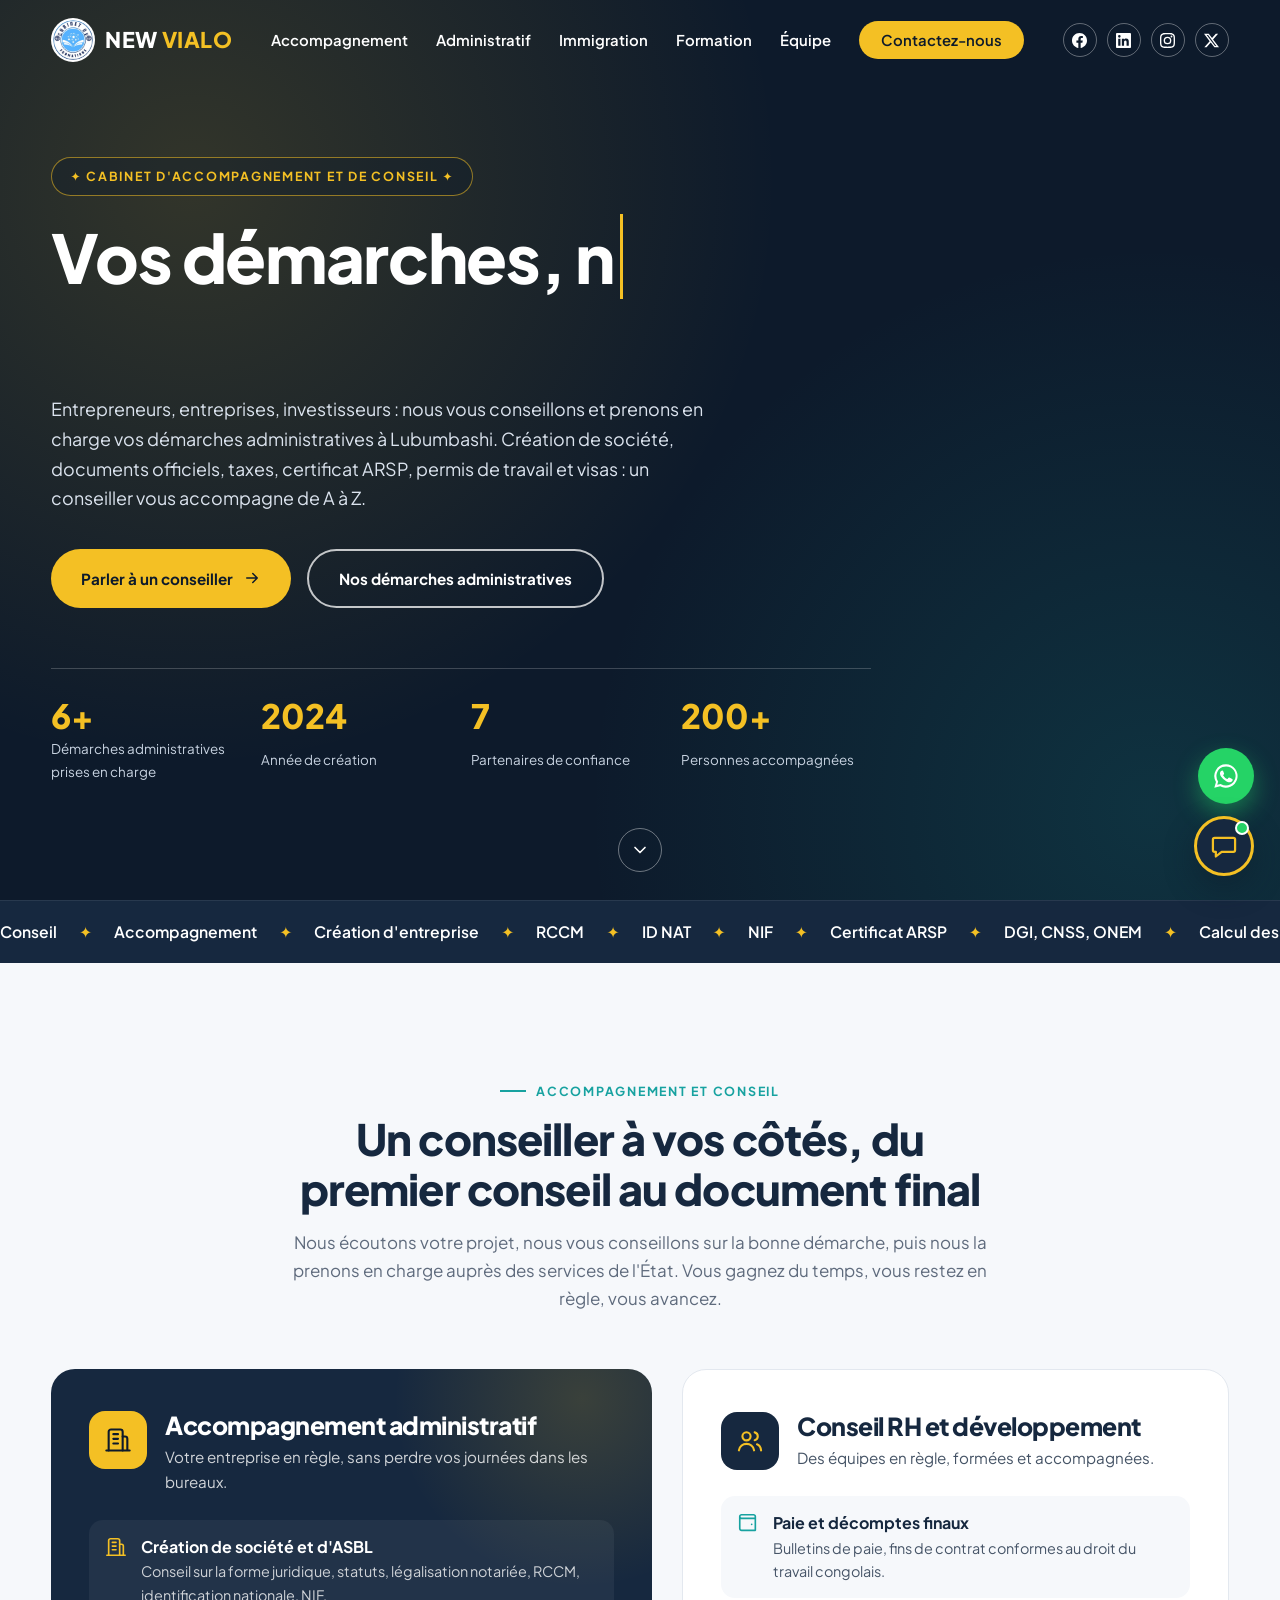
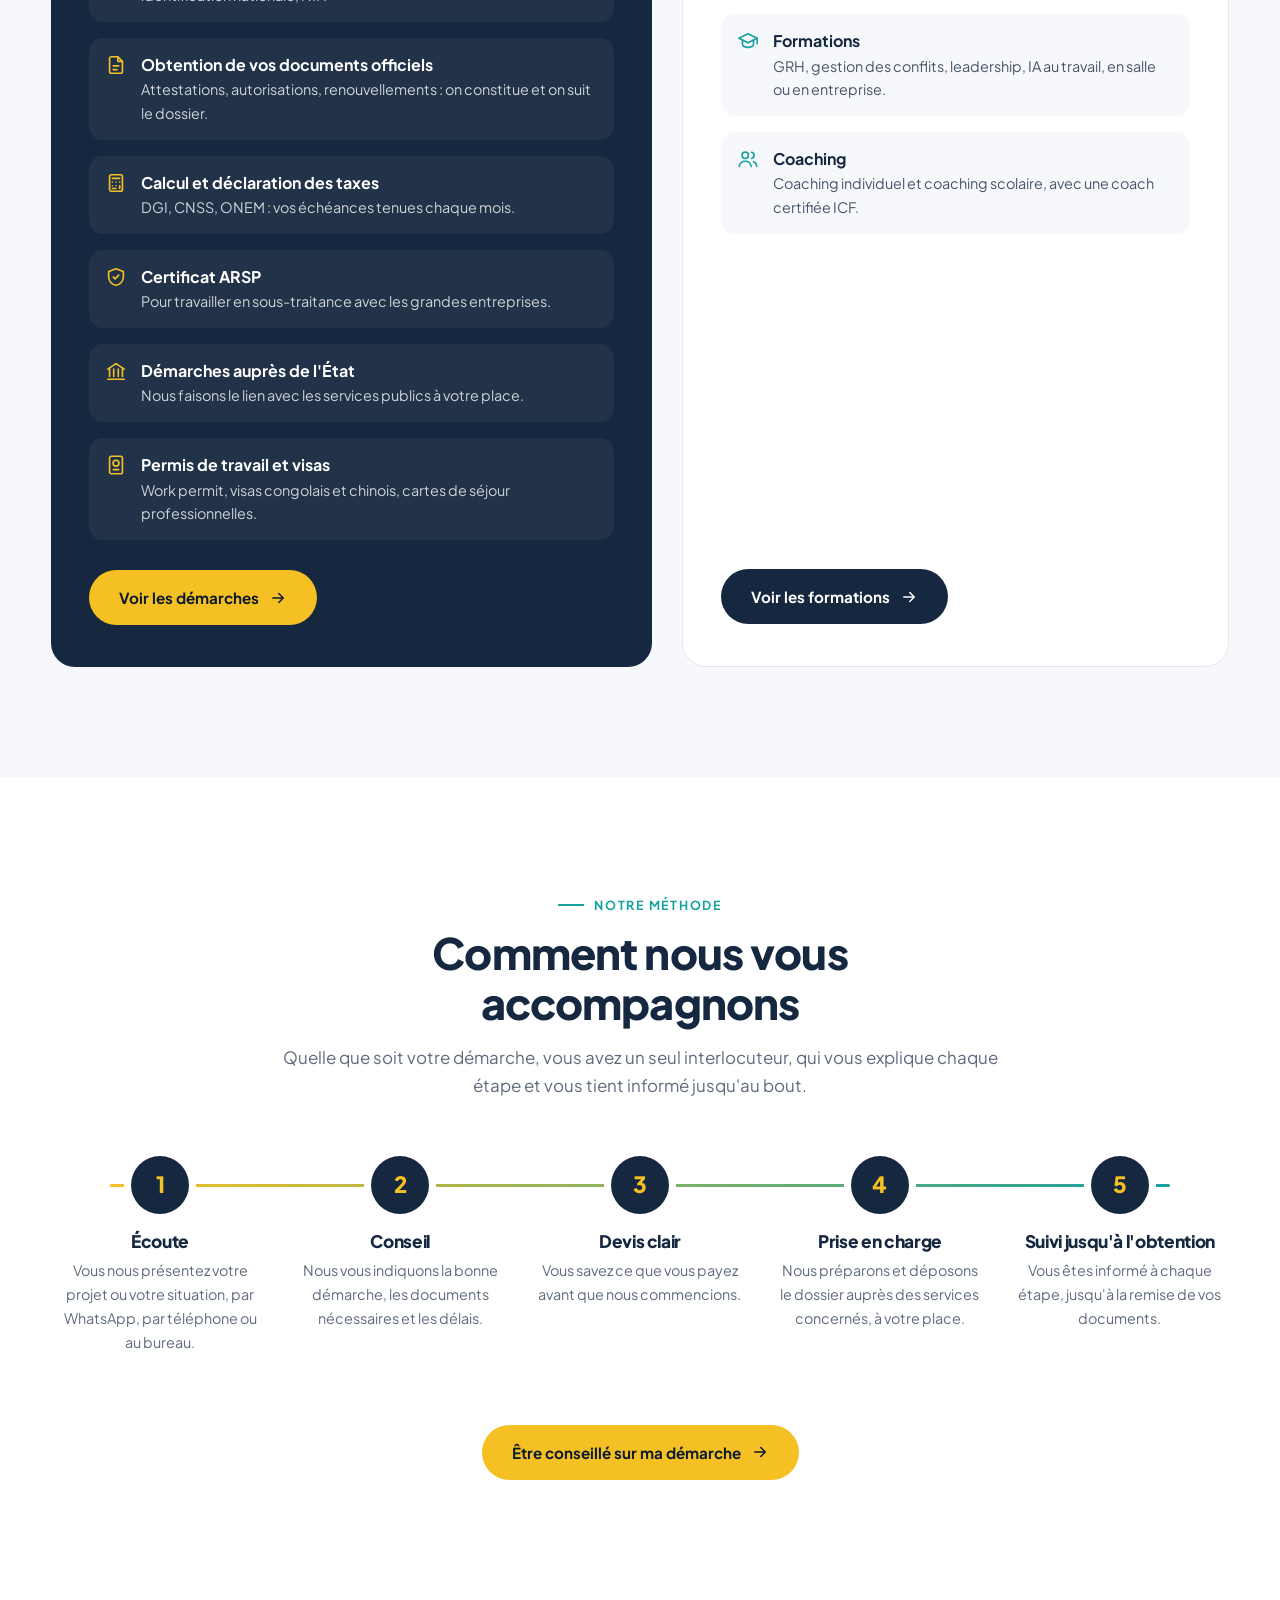
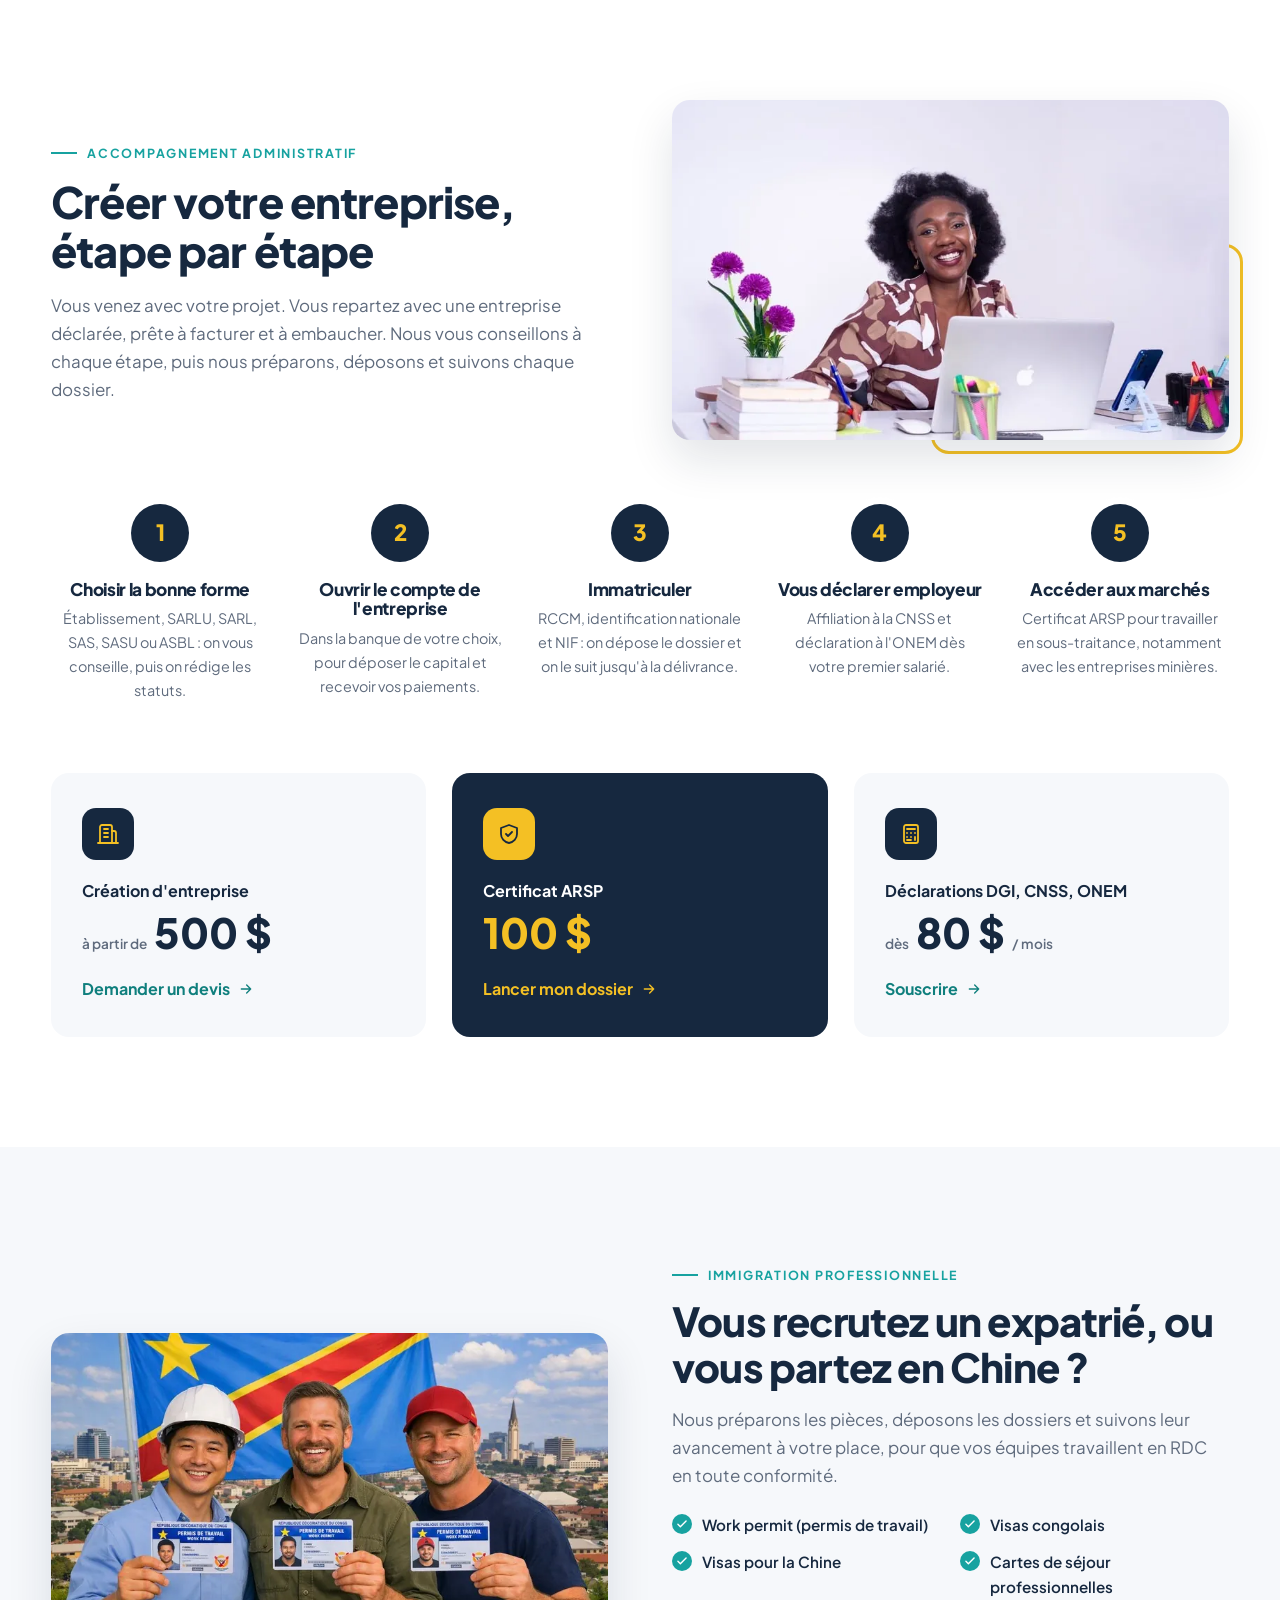
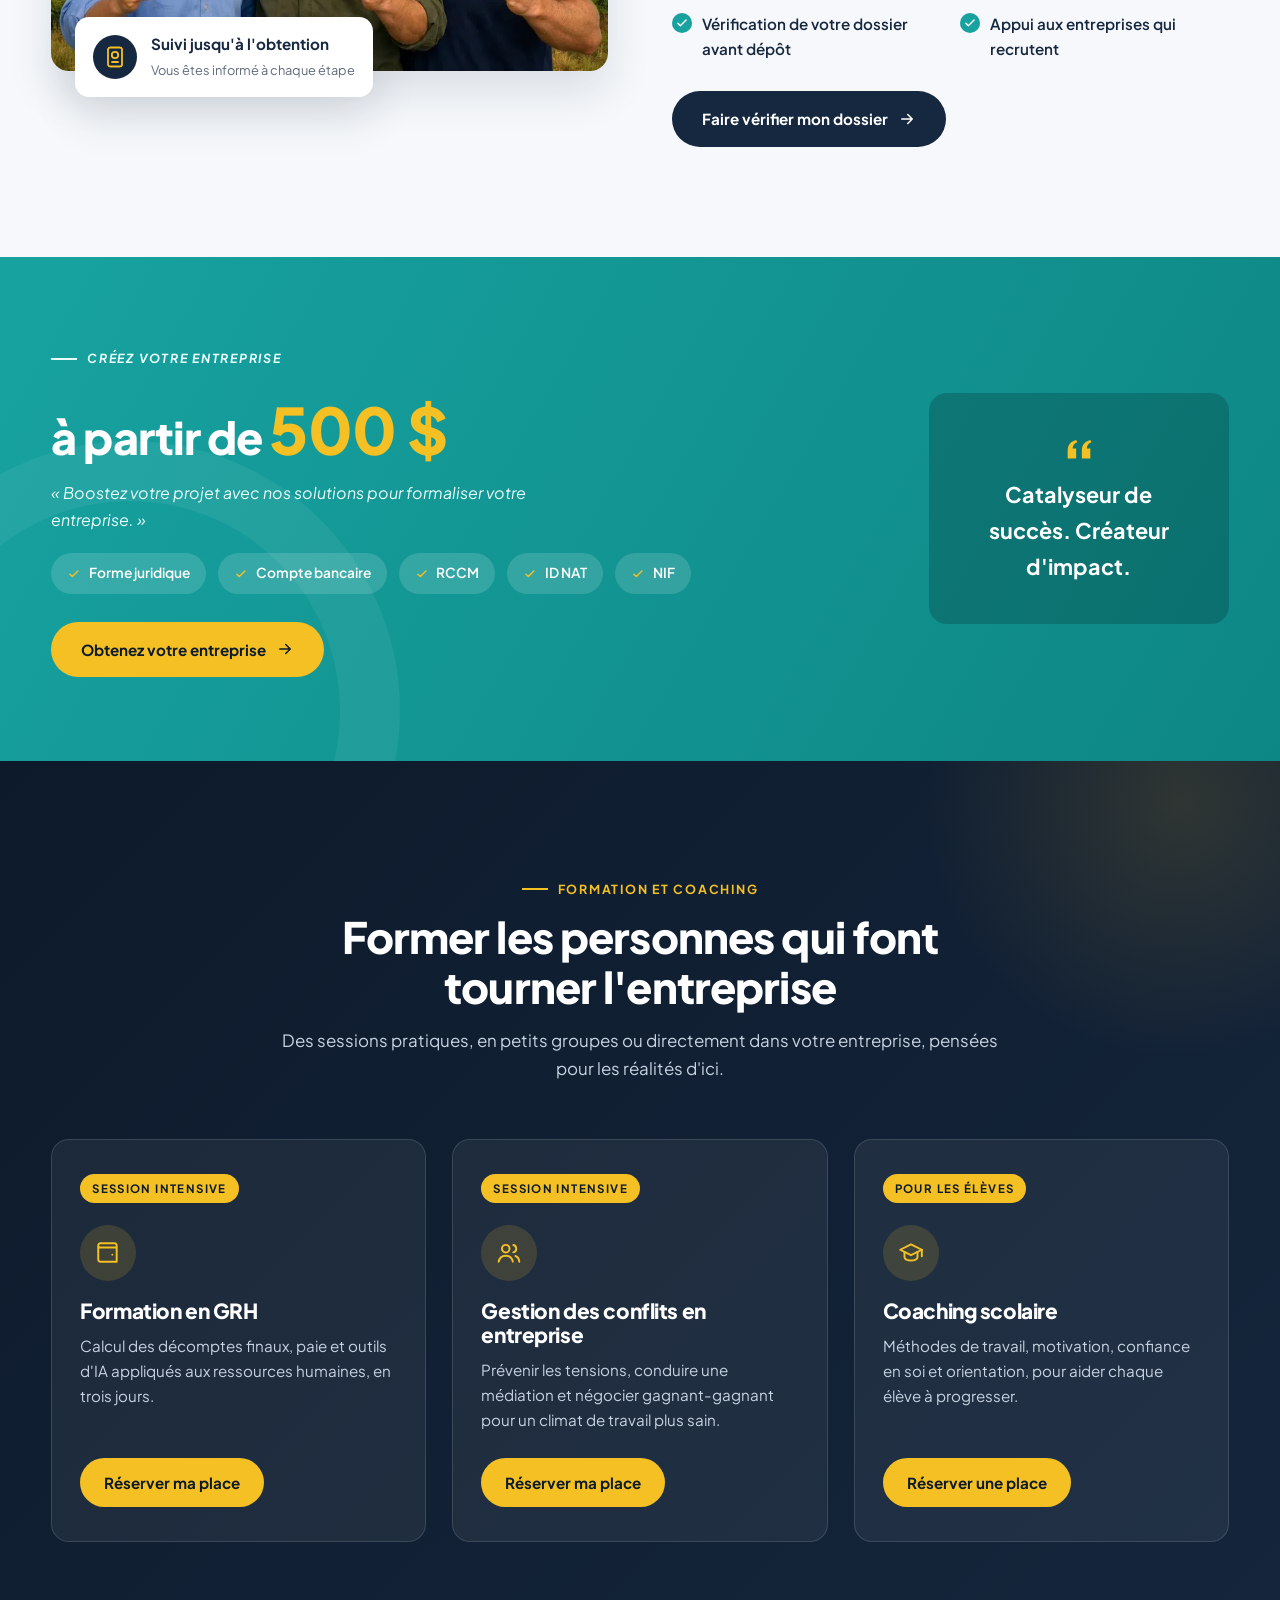
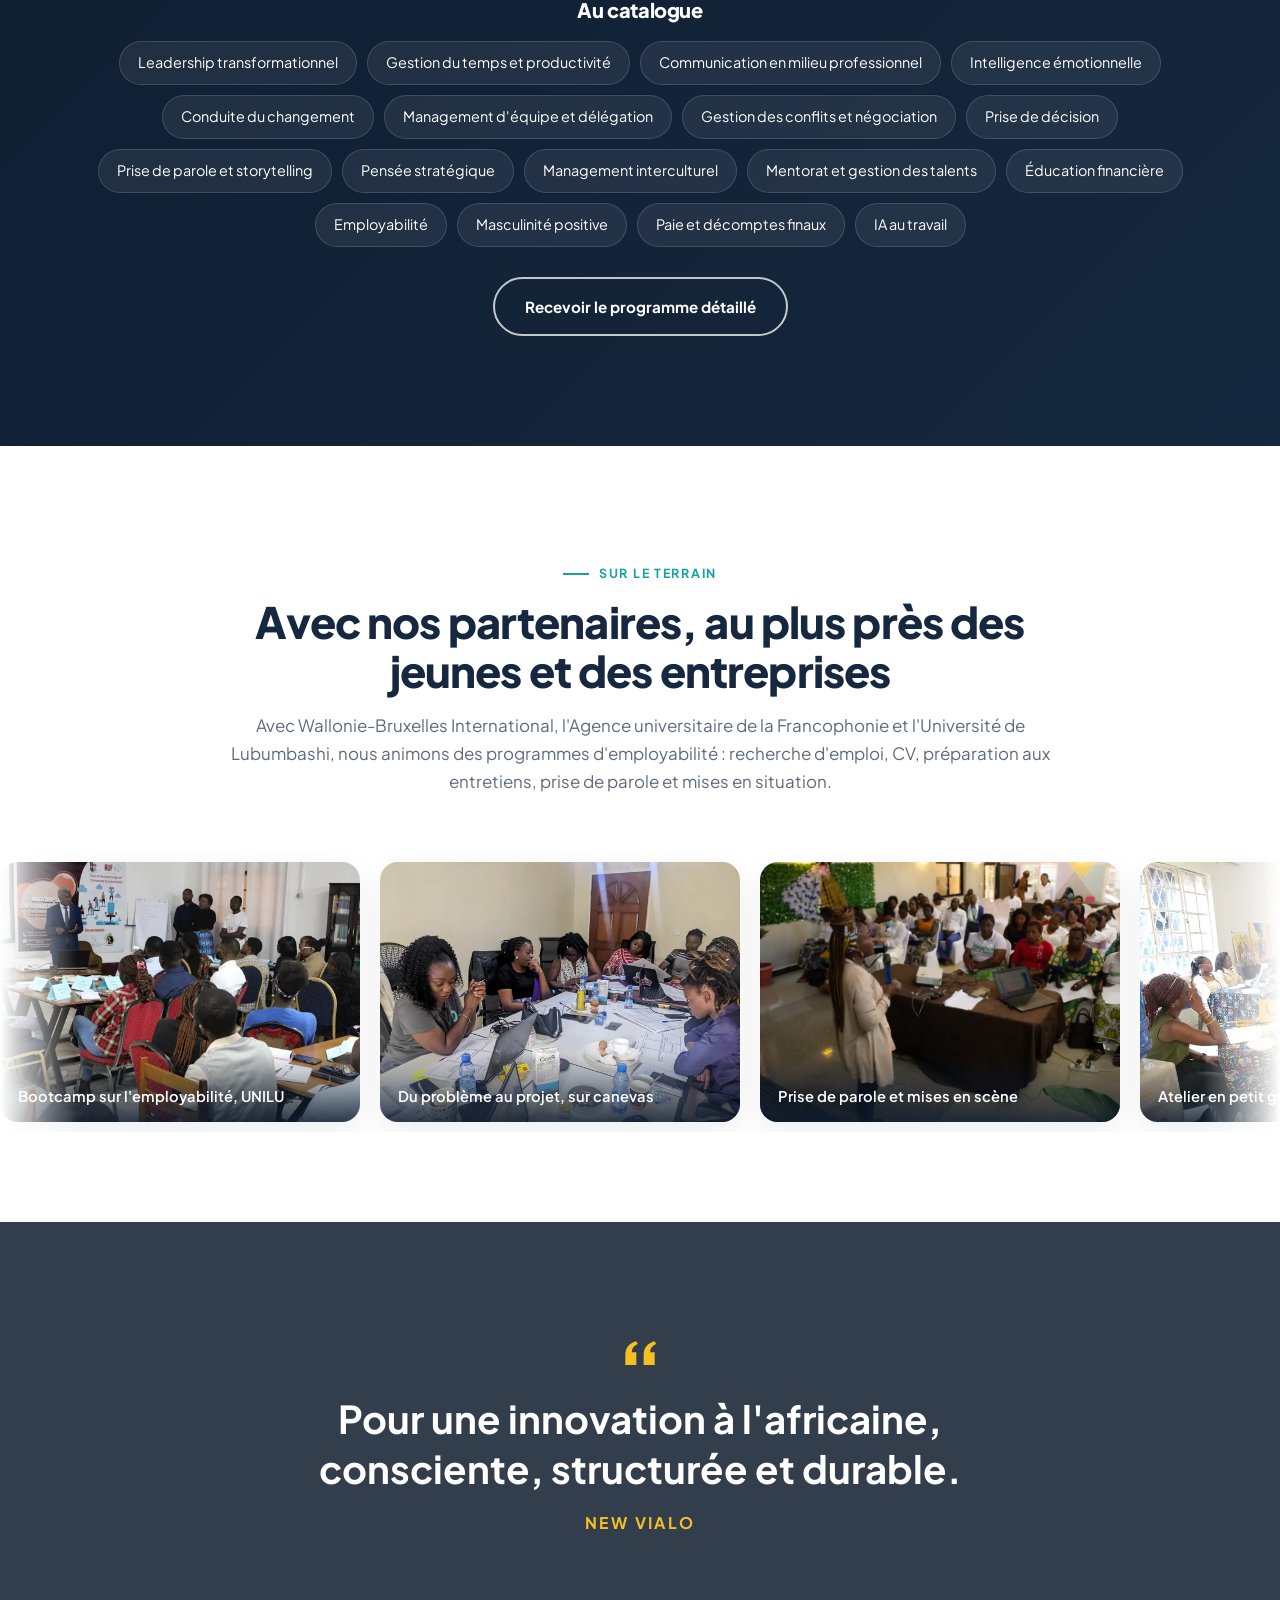
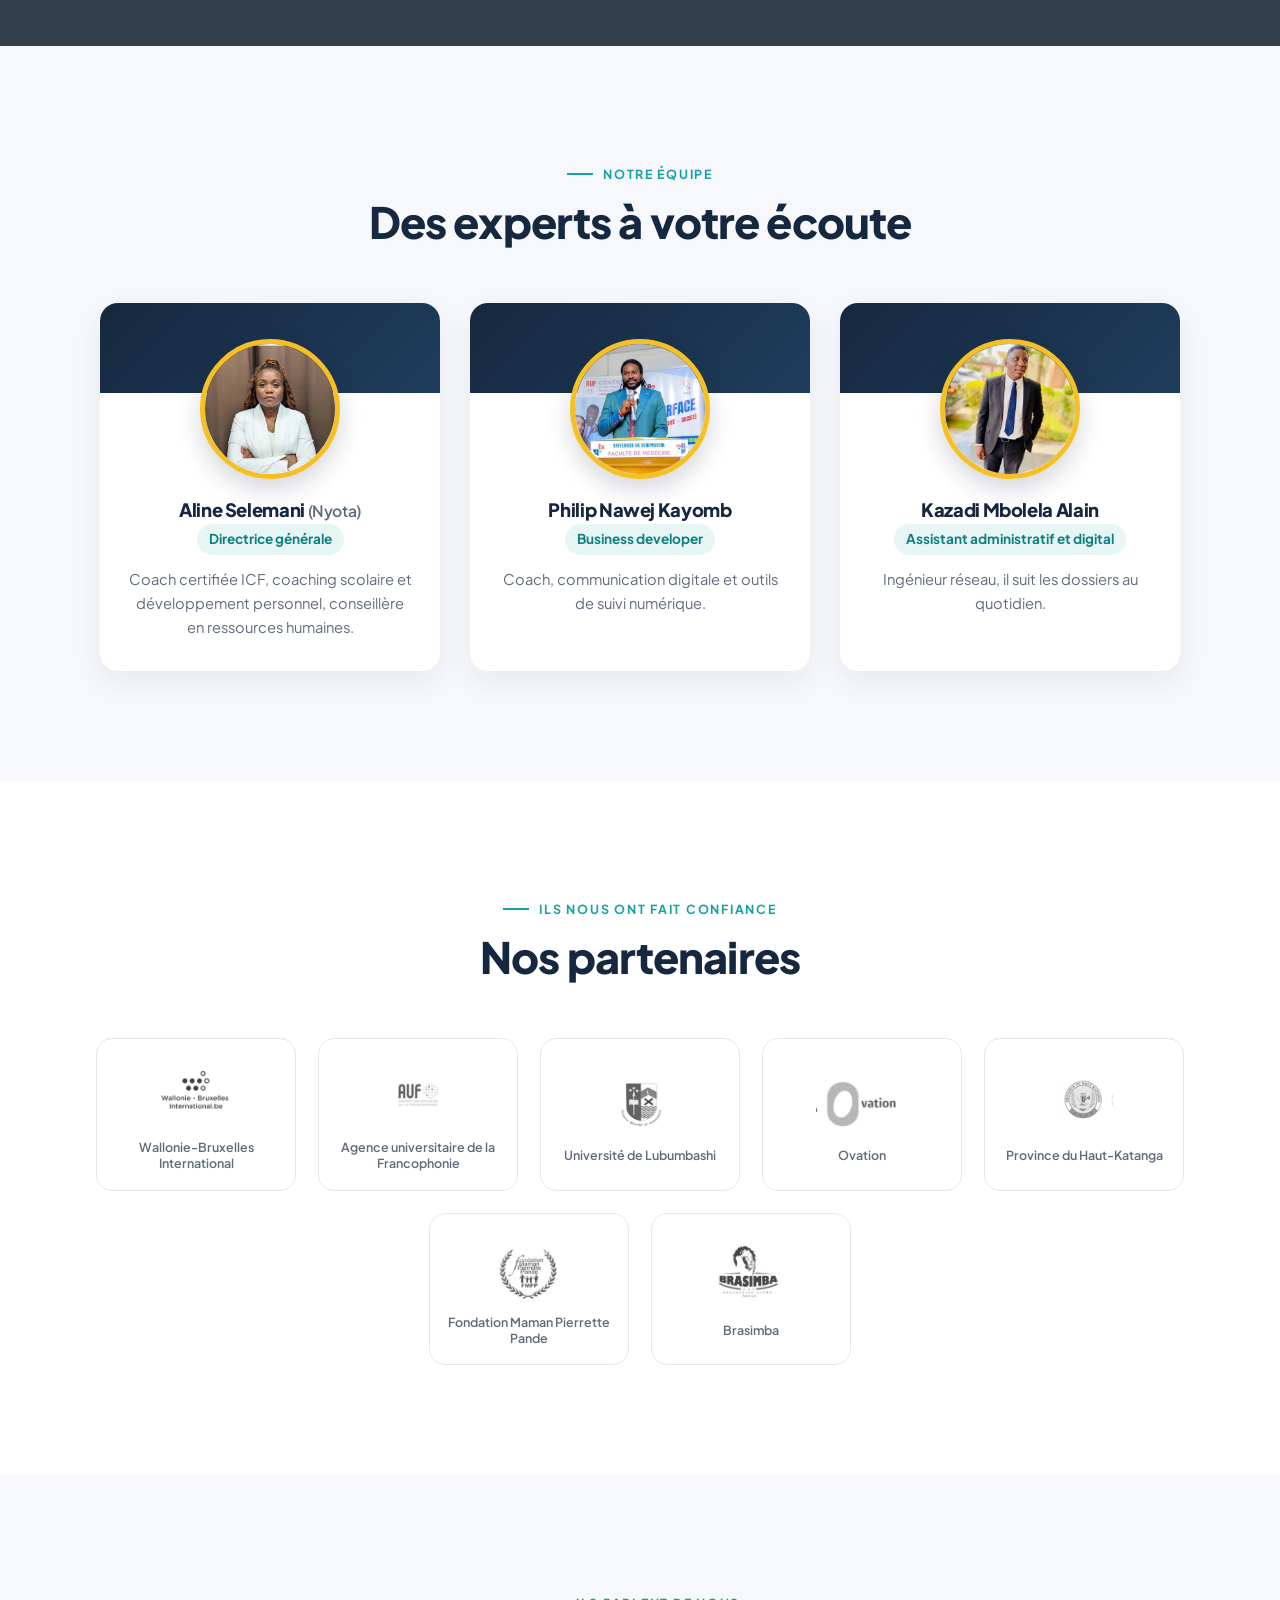
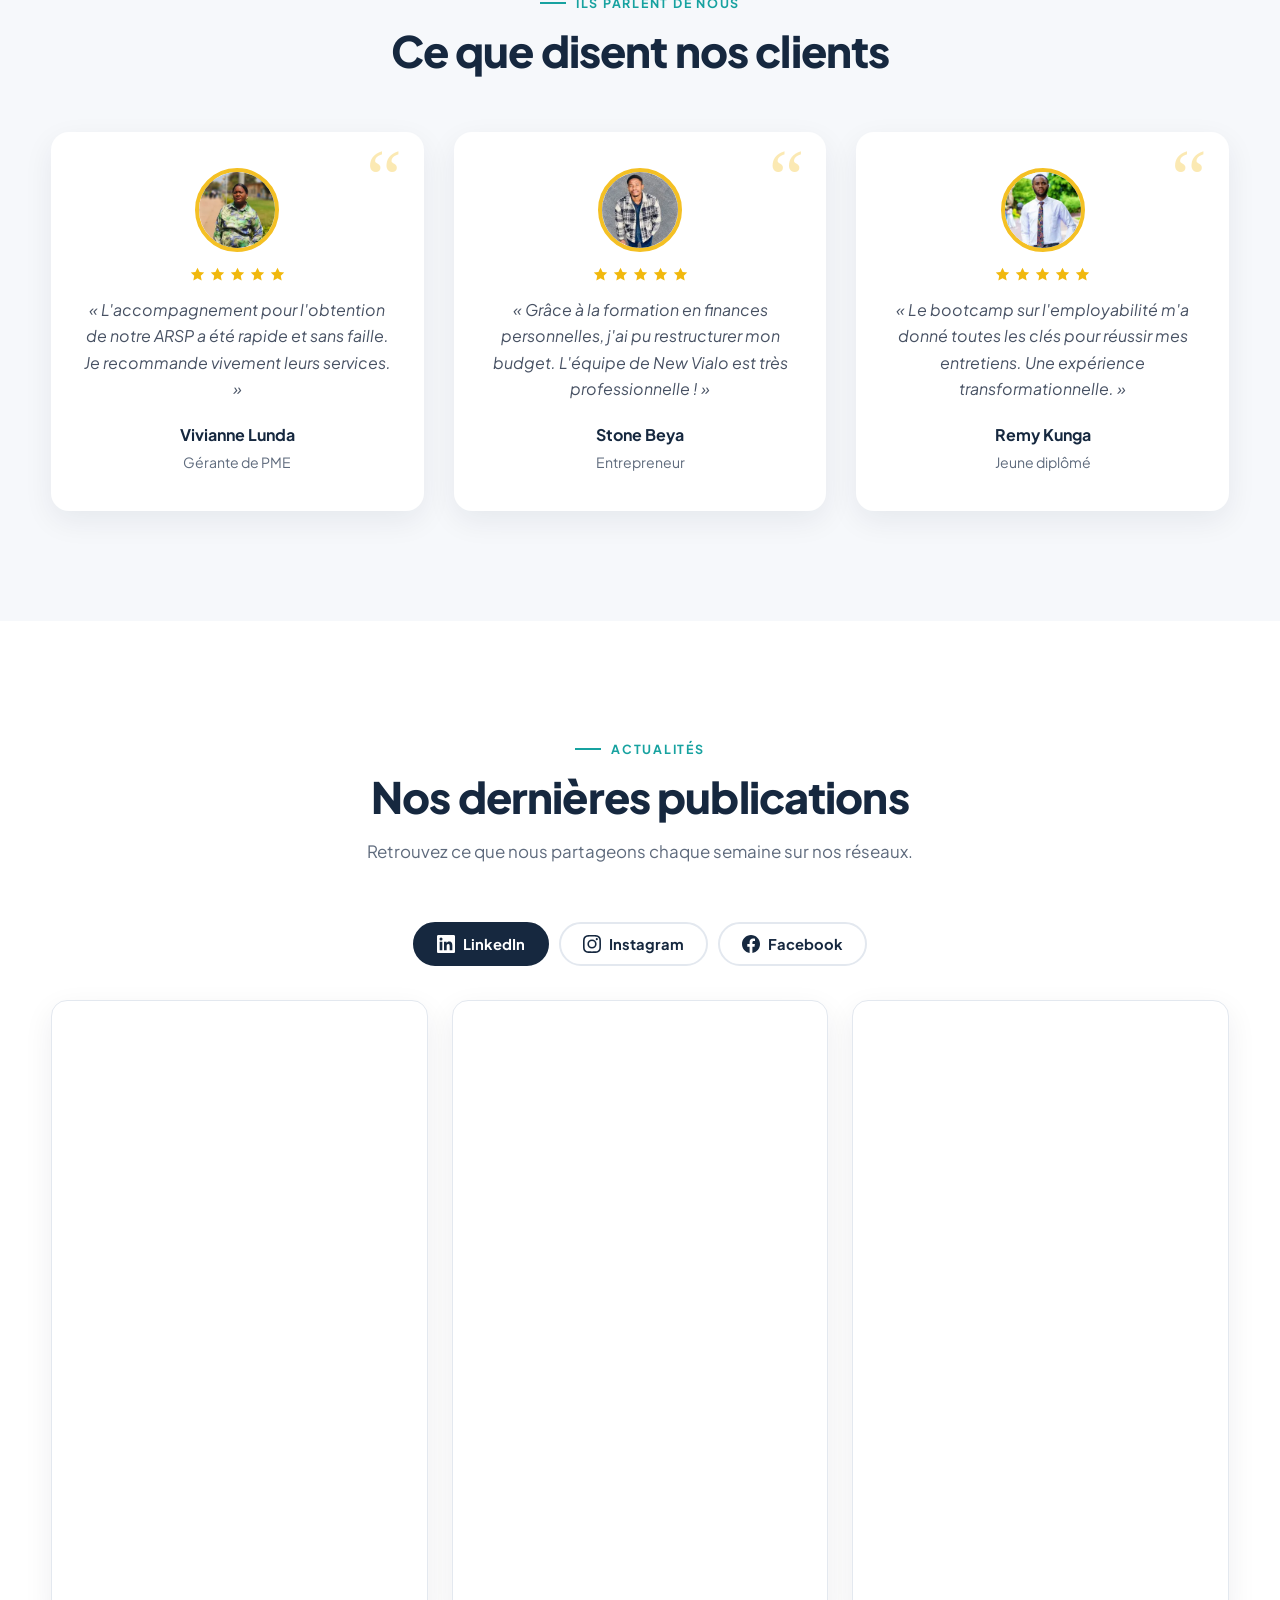
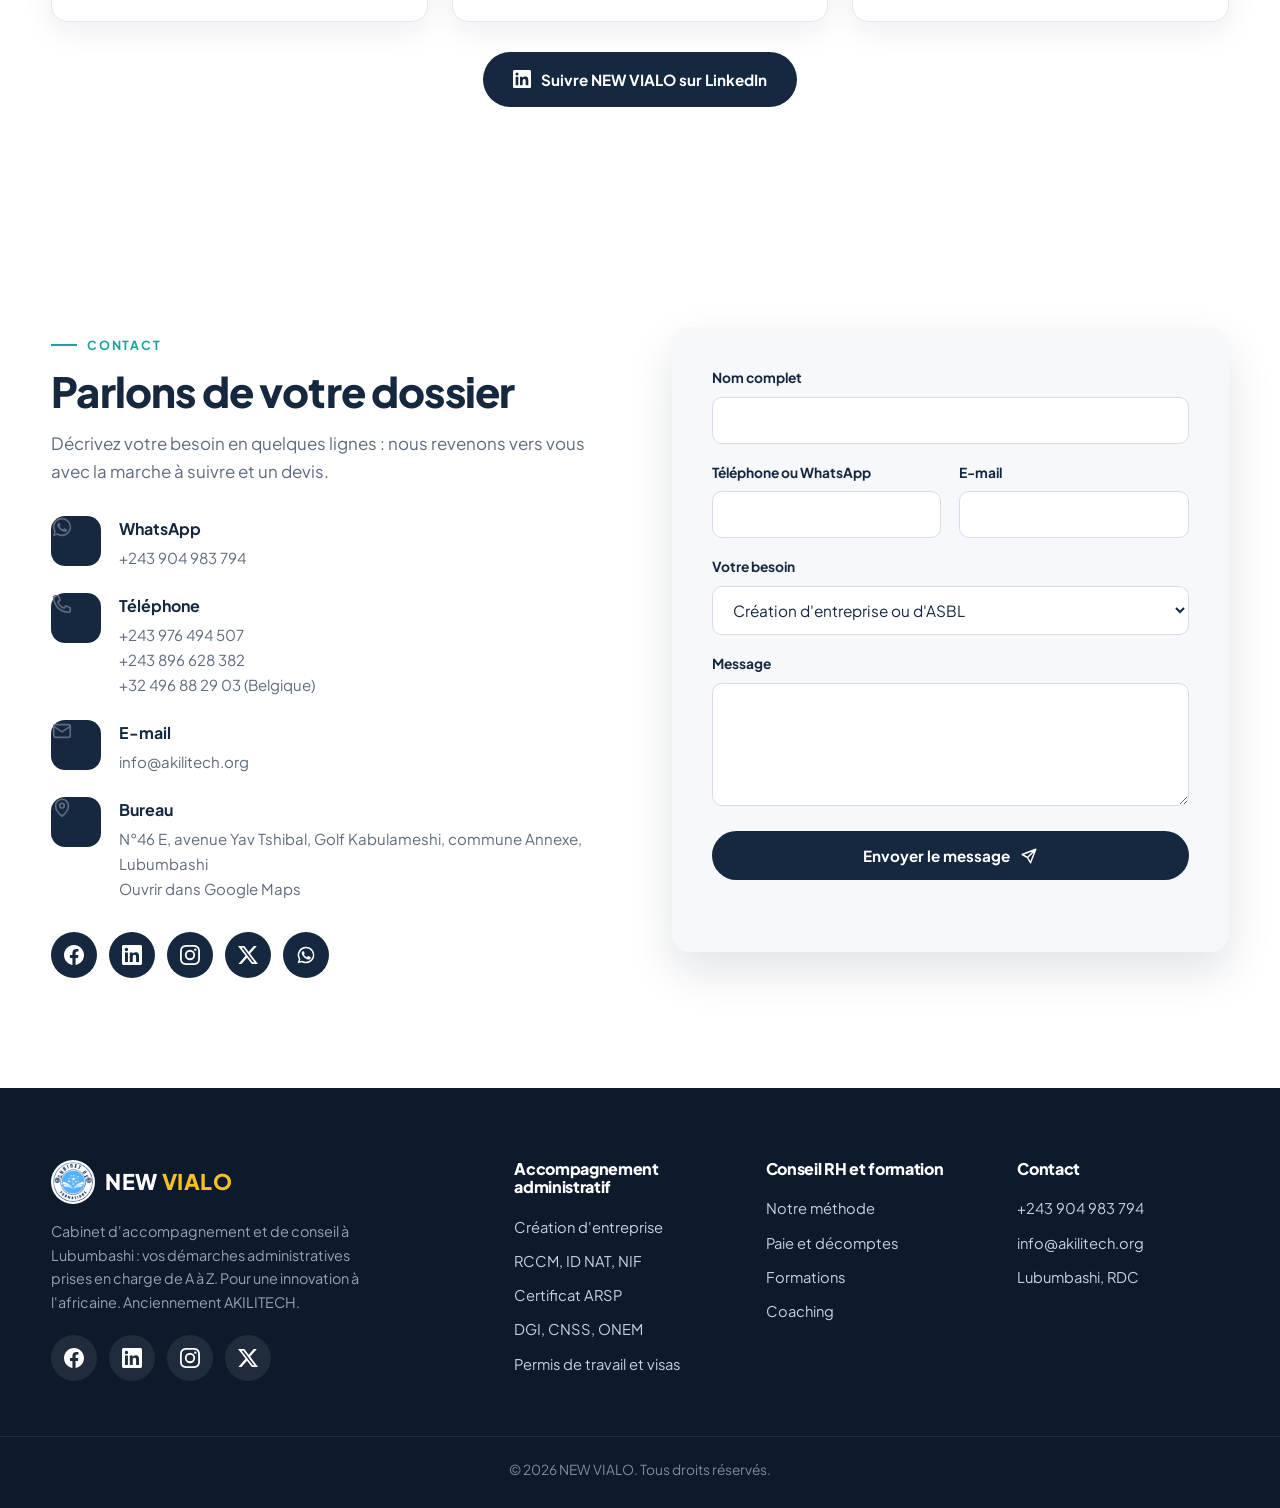
<file: index.html>
<!DOCTYPE html>
<html lang="fr" class="font-a">
<head>
<meta charset="UTF-8">
<meta name="viewport" content="width=device-width, initial-scale=1">
<title>NEW VIALO (ex-AKILITECH) Lubumbashi | Cabinet d'accompagnement et de conseil : création d'entreprise, démarches administratives, ARSP, visas</title>
<meta name="description" content="NEW VIALO (anciennement AKILITECH), cabinet d'accompagnement et de conseil à Lubumbashi : création d'entreprise (RCCM, ID NAT, NIF), documents officiels, taxes et déclarations DGI, CNSS, ONEM, certificat ARSP, permis de travail et visas. Un conseiller vous suit de A à Z.">
<link rel="canonical" href="https://akilitech.org/">
<meta name="robots" content="index, follow">
<meta name="theme-color" content="#16283f">

<meta property="og:type" content="website">
<meta property="og:url" content="https://akilitech.org/">
<meta property="og:site_name" content="NEW VIALO">
<meta property="og:locale" content="fr_FR">
<meta property="og:title" content="NEW VIALO (ex-AKILITECH) | Cabinet d'accompagnement et de conseil à Lubumbashi">
<meta property="og:description" content="Nous vous accompagnons dans toutes vos démarches : création d'entreprise, documents officiels, taxes, ARSP, permis de travail et visas.">
<meta property="og:image" content="https://akilitech.org/assets/img/og-cover.jpg">
<meta property="og:image:width" content="1200">
<meta property="og:image:height" content="630">
<meta name="twitter:card" content="summary_large_image">

<link rel="icon" href="assets/img/favicon.png" type="image/png">
<link rel="apple-touch-icon" href="assets/img/apple-touch-icon.png">

<link rel="preconnect" href="https://fonts.googleapis.com">
<link rel="preconnect" href="https://fonts.gstatic.com" crossorigin>
<!--FONTS-->
<link href="https://fonts.googleapis.com/css2?family=Plus+Jakarta+Sans:ital,wght@0,400;0,500;0,600;0,700;0,800;1,500&display=swap" rel="stylesheet">
<!--/FONTS-->
<link rel="preload" as="image" href="assets/img/hero-1.webp">
<link rel="stylesheet" href="css/style.css">

<script type="application/ld+json">
{
  "@context": "https://schema.org",
  "@type": "ProfessionalService",
  "@id": "https://akilitech.org/#organisation",
  "name": "NEW VIALO",
  "alternateName": "AKILITECH",
  "slogan": "Pour une innovation à l'africaine",
  "description": "Cabinet d'accompagnement et de conseil basé à Lubumbashi :création d'entreprise (RCCM, ID NAT, NIF), documents officiels, taxes et déclarations (DGI, CNSS, ONEM), certificat ARSP, permis de travail et visas, formation et coaching.",
  "url": "https://akilitech.org/",
  "logo": "https://akilitech.org/assets/img/logo.png",
  "image": "https://akilitech.org/assets/img/og-cover.jpg",
  "email": "info@akilitech.org",
  "telephone": "+243904983794",
  "foundingDate": "2024",
  "parentOrganization": { "@type": "Organization", "name": "NEW VIALO SARLU" },
  "address": {
    "@type": "PostalAddress",
    "streetAddress": "N°46 E, Avenue Yav Tshibal, Golf Kabulameshi, Commune Annexe",
    "addressLocality": "Lubumbashi",
    "addressRegion": "Haut-Katanga",
    "addressCountry": "CD"
  },
  "areaServed": [
    { "@type": "AdministrativeArea", "name": "Haut-Katanga" },
    { "@type": "AdministrativeArea", "name": "Lualaba" },
    { "@type": "Country", "name": "République démocratique du Congo" }
  ],
  "contactPoint": [
    { "@type": "ContactPoint", "telephone": "+243904983794", "contactType": "customer service", "availableLanguage": ["French"] },
    { "@type": "ContactPoint", "telephone": "+243976494507", "contactType": "customer service" },
    { "@type": "ContactPoint", "telephone": "+243896628382", "contactType": "customer service" },
    { "@type": "ContactPoint", "telephone": "+32496882903", "contactType": "customer service", "areaServed": "BE" }
  ],
  "sameAs": [
    "https://www.facebook.com/profile.php?id=61594848247339",
    "https://www.linkedin.com/company/newvialo",
    "https://instagram.com/newvialo",
    "https://x.com/AkilitechRDC"
  ],
  "knowsAbout": ["Création d'entreprise en RDC", "RCCM", "Identification nationale", "NIF", "ARSP", "CNSS", "ONEM", "DGI", "Permis de travail", "Visa", "Paie et décomptes finaux", "Formation professionnelle", "Coaching"],
  "hasOfferCatalog": {
    "@type": "OfferCatalog",
    "name": "Services NEW VIALO",
    "itemListElement": [
      { "@type": "Offer", "itemOffered": { "@type": "Service", "name": "Création d'entreprise (statuts, RCCM, ID NAT, NIF)" }, "priceSpecification": { "@type": "PriceSpecification", "minPrice": 500, "priceCurrency": "USD" } },
      { "@type": "Offer", "itemOffered": { "@type": "Service", "name": "Certificat ARSP" }, "price": 100, "priceCurrency": "USD" },
      { "@type": "Offer", "itemOffered": { "@type": "Service", "name": "Déclarations DGI, CNSS, ONEM" }, "priceSpecification": { "@type": "UnitPriceSpecification", "minPrice": 80, "priceCurrency": "USD", "unitText": "mois" } },
      { "@type": "Offer", "itemOffered": { "@type": "Service", "name": "Permis de travail et visas" } },
      { "@type": "Offer", "itemOffered": { "@type": "Service", "name": "Formation et coaching" } }
    ]
  }
}
</script>
</head>
<body>

<!-- Pictogrammes -->
<svg width="0" height="0" style="position:absolute" aria-hidden="true">
  <defs>
    <symbol id="i-whatsapp" viewBox="0 0 24 24"><path fill="currentColor" d="M12 2a10 10 0 0 0-8.6 15.1L2 22l5-1.3A10 10 0 1 0 12 2Zm0 18.2a8.2 8.2 0 0 1-4.2-1.2l-.3-.2-3 .8.8-2.9-.2-.3A8.2 8.2 0 1 1 12 20.2Zm4.5-6.1c-.2-.1-1.5-.7-1.7-.8s-.4-.1-.6.1-.7.8-.8 1-.3.2-.5.1a6.7 6.7 0 0 1-3.3-2.9c-.3-.4.2-.4.7-1.4a.5.5 0 0 0 0-.5l-.8-1.9c-.2-.5-.4-.4-.6-.4h-.5a1 1 0 0 0-.7.3 3 3 0 0 0-.9 2.2 5.2 5.2 0 0 0 1.1 2.8 11.9 11.9 0 0 0 4.6 4c1.7.7 2.4.8 3.2.7a2.8 2.8 0 0 0 1.8-1.3 2.3 2.3 0 0 0 .2-1.3c-.1-.1-.3-.2-.5-.3Z"/></symbol>
    <symbol id="i-facebook" viewBox="0 0 24 24"><path fill="currentColor" d="M24 12.07C24 5.4 18.63 0 12 0S0 5.4 0 12.07C0 18.1 4.39 23.09 10.13 24v-8.44H7.08v-3.49h3.05V9.41c0-3.02 1.79-4.7 4.53-4.7 1.31 0 2.69.24 2.69.24v2.97h-1.52c-1.49 0-1.96.93-1.96 1.89v2.26h3.33l-.53 3.49h-2.8V24C19.61 23.09 24 18.1 24 12.07Z"/></symbol>
    <symbol id="i-linkedin" viewBox="0 0 24 24"><path fill="currentColor" d="M20.45 20.45h-3.56v-5.57c0-1.33-.02-3.04-1.85-3.04-1.85 0-2.14 1.45-2.14 2.94v5.67H9.35V9h3.41v1.56h.05c.48-.9 1.64-1.85 3.37-1.85 3.6 0 4.27 2.37 4.27 5.46v6.28ZM5.34 7.43a2.06 2.06 0 1 1 0-4.13 2.06 2.06 0 0 1 0 4.13ZM7.12 20.45H3.56V9h3.56v11.45ZM22.23 0H1.77C.79 0 0 .77 0 1.73v20.54C0 23.23.79 24 1.77 24h20.45c.98 0 1.78-.77 1.78-1.73V1.73C24 .77 23.2 0 22.22 0Z"/></symbol>
    <symbol id="i-instagram" viewBox="0 0 24 24"><path fill="currentColor" d="M12 2.16c3.2 0 3.58.01 4.85.07 1.17.05 1.8.25 2.23.41.56.22.96.48 1.38.9.42.42.68.82.9 1.38.16.42.36 1.06.41 2.23.06 1.27.07 1.65.07 4.85s-.01 3.58-.07 4.85c-.05 1.17-.25 1.8-.41 2.23-.22.56-.48.96-.9 1.38-.42.42-.82.68-1.38.9-.42.16-1.06.36-2.23.41-1.27.06-1.65.07-4.85.07s-3.58-.01-4.85-.07c-1.17-.05-1.8-.25-2.23-.41a3.7 3.7 0 0 1-1.38-.9 3.7 3.7 0 0 1-.9-1.38c-.16-.42-.36-1.06-.41-2.23C2.17 15.58 2.16 15.2 2.16 12s.01-3.58.07-4.85c.05-1.17.25-1.8.41-2.23.22-.56.48-.96.9-1.38.42-.42.82-.68 1.38-.9.42-.16 1.06-.36 2.23-.41C8.42 2.17 8.8 2.16 12 2.16M12 0C8.74 0 8.33.01 7.05.07 5.78.13 4.9.33 4.14.63c-.79.3-1.46.72-2.13 1.38A5.9 5.9 0 0 0 .63 4.14C.33 4.9.13 5.78.07 7.05.01 8.33 0 8.74 0 12s.01 3.67.07 4.95c.06 1.27.26 2.15.56 2.91.3.79.72 1.46 1.38 2.13a5.9 5.9 0 0 0 2.13 1.38c.76.3 1.64.5 2.91.56C8.33 23.99 8.74 24 12 24s3.67-.01 4.95-.07c1.27-.06 2.15-.26 2.91-.56a5.9 5.9 0 0 0 2.13-1.38 5.9 5.9 0 0 0 1.38-2.13c.3-.76.5-1.64.56-2.91.06-1.28.07-1.69.07-4.95s-.01-3.67-.07-4.95c-.06-1.27-.26-2.15-.56-2.91a5.9 5.9 0 0 0-1.38-2.13A5.9 5.9 0 0 0 19.86.63C19.1.33 18.22.13 16.95.07 15.67.01 15.26 0 12 0Zm0 5.84a6.16 6.16 0 1 0 0 12.32 6.16 6.16 0 0 0 0-12.32ZM12 16a4 4 0 1 1 0-8 4 4 0 0 1 0 8Zm6.4-11.85a1.44 1.44 0 1 0 0 2.88 1.44 1.44 0 0 0 0-2.88Z"/></symbol>
    <symbol id="i-x" viewBox="0 0 24 24"><path fill="currentColor" d="M18.9 1.15h3.68l-8.04 9.19L24 22.85h-7.41l-5.8-7.59-6.64 7.59H.47l8.6-9.83L0 1.15h7.59l5.24 6.93 6.07-6.93Zm-1.29 19.5h2.04L6.49 3.24H4.3l13.31 17.41Z"/></symbol>
    <symbol id="i-arrow" viewBox="0 0 24 24"><path fill="none" stroke="currentColor" stroke-width="2" stroke-linecap="round" stroke-linejoin="round" d="M5 12h14M13 6l6 6-6 6"/></symbol>
    <symbol id="i-check" viewBox="0 0 24 24"><path fill="none" stroke="currentColor" stroke-width="2.4" stroke-linecap="round" stroke-linejoin="round" d="m5 12.5 4.2 4.2L19 7"/></symbol>
    <symbol id="i-down" viewBox="0 0 24 24"><path fill="none" stroke="currentColor" stroke-width="2" stroke-linecap="round" stroke-linejoin="round" d="m6 9 6 6 6-6"/></symbol>
    <symbol id="i-up" viewBox="0 0 24 24"><path fill="none" stroke="currentColor" stroke-width="2" stroke-linecap="round" stroke-linejoin="round" d="m6 15 6-6 6 6"/></symbol>
    <symbol id="i-building" viewBox="0 0 24 24"><g fill="none" stroke="currentColor" stroke-width="1.8" stroke-linecap="round" stroke-linejoin="round"><path d="M4 21V5a2 2 0 0 1 2-2h8a2 2 0 0 1 2 2v16"/><path d="M16 9h2a2 2 0 0 1 2 2v10M2 21h20M8 7h4M8 11h4M8 15h4"/></g></symbol>
    <symbol id="i-doc" viewBox="0 0 24 24"><g fill="none" stroke="currentColor" stroke-width="1.8" stroke-linecap="round" stroke-linejoin="round"><path d="M14 3H7a2 2 0 0 0-2 2v14a2 2 0 0 0 2 2h10a2 2 0 0 0 2-2V8Z"/><path d="M14 3v5h5M9 13h6M9 17h4"/></g></symbol>
    <symbol id="i-calc" viewBox="0 0 24 24"><g fill="none" stroke="currentColor" stroke-width="1.8" stroke-linecap="round" stroke-linejoin="round"><rect x="5" y="3" width="14" height="18" rx="2"/><path d="M8 7h8M8 11h.01M12 11h.01M16 11h.01M8 15h.01M12 15h.01M16 15v3M8 18h4"/></g></symbol>
    <symbol id="i-shield" viewBox="0 0 24 24"><g fill="none" stroke="currentColor" stroke-width="1.8" stroke-linecap="round" stroke-linejoin="round"><path d="M12 3 4 6v6c0 4.5 3.4 8.3 8 9 4.6-.7 8-4.5 8-9V6Z"/><path d="m9 12 2 2 4-4"/></g></symbol>
    <symbol id="i-bank" viewBox="0 0 24 24"><g fill="none" stroke="currentColor" stroke-width="1.8" stroke-linecap="round" stroke-linejoin="round"><path d="M3 10 12 4l9 6M5 10v8M9.5 10v8M14.5 10v8M19 10v8M3 21h18"/></g></symbol>
    <symbol id="i-passport" viewBox="0 0 24 24"><g fill="none" stroke="currentColor" stroke-width="1.8" stroke-linecap="round" stroke-linejoin="round"><rect x="5" y="2.5" width="14" height="19" rx="2"/><circle cx="12" cy="10" r="3.2"/><path d="M9 17h6"/></g></symbol>
    <symbol id="i-grad" viewBox="0 0 24 24"><g fill="none" stroke="currentColor" stroke-width="1.8" stroke-linecap="round" stroke-linejoin="round"><path d="m2 9 10-5 10 5-10 5Z"/><path d="M6 11v5c0 1.5 2.7 3 6 3s6-1.5 6-3v-5M22 9v6"/></g></symbol>
    <symbol id="i-users" viewBox="0 0 24 24"><g fill="none" stroke="currentColor" stroke-width="1.8" stroke-linecap="round" stroke-linejoin="round"><circle cx="9" cy="8" r="3.5"/><path d="M2.5 20c.6-3.4 3.3-5.5 6.5-5.5s5.9 2.1 6.5 5.5M16 4.6a3.5 3.5 0 0 1 0 6.8M18 14.8c2 .7 3.2 2.4 3.5 5.2"/></g></symbol>
    <symbol id="i-wallet" viewBox="0 0 24 24"><g fill="none" stroke="currentColor" stroke-width="1.8" stroke-linecap="round" stroke-linejoin="round"><path d="M20 7V5a2 2 0 0 0-2-2H5a2 2 0 0 0 0 4h15v13H5a2 2 0 0 1-2-2V5"/><path d="M16 13.5h.01"/></g></symbol>
    <symbol id="i-phone" viewBox="0 0 24 24"><path fill="none" stroke="currentColor" stroke-width="1.8" stroke-linecap="round" stroke-linejoin="round" d="M5 3h3l2 5-2.5 1.5a11 11 0 0 0 7 7L16 14l5 2v3a2 2 0 0 1-2 2A16 16 0 0 1 3 5a2 2 0 0 1 2-2"/></symbol>
    <symbol id="i-mail" viewBox="0 0 24 24"><g fill="none" stroke="currentColor" stroke-width="1.8" stroke-linecap="round" stroke-linejoin="round"><rect x="3" y="5" width="18" height="14" rx="2"/><path d="m3 7 9 6 9-6"/></g></symbol>
    <symbol id="i-pin" viewBox="0 0 24 24"><g fill="none" stroke="currentColor" stroke-width="1.8" stroke-linecap="round" stroke-linejoin="round"><path d="M12 21s-7-5.6-7-11.5a7 7 0 1 1 14 0C19 15.4 12 21 12 21Z"/><circle cx="12" cy="9.5" r="2.5"/></g></symbol>
    <symbol id="i-star" viewBox="0 0 24 24"><path fill="currentColor" d="m12 2.5 2.9 6 6.6.8-4.9 4.6 1.3 6.6L12 17.2l-5.9 3.3 1.3-6.6-4.9-4.6 6.6-.8Z"/></symbol>
    <symbol id="i-chat" viewBox="0 0 24 24"><path fill="none" stroke="currentColor" stroke-width="1.9" stroke-linecap="round" stroke-linejoin="round" d="M4 5h16a1.5 1.5 0 0 1 1.5 1.5v9A1.5 1.5 0 0 1 20 17H10l-5 4v-4H4a1.5 1.5 0 0 1-1.5-1.5v-9A1.5 1.5 0 0 1 4 5Z"/></symbol>
    <symbol id="i-send" viewBox="0 0 24 24"><path fill="none" stroke="currentColor" stroke-width="2" stroke-linecap="round" stroke-linejoin="round" d="M21 3 10 14M21 3l-7 18-4-7-7-4Z"/></symbol>
    <symbol id="i-quote" viewBox="0 0 24 24"><path fill="currentColor" d="M4 18v-5.5C4 8.6 6 6 10 5l.8 1.6C8.6 7.5 7.6 9 7.5 11H10v7Zm10 0v-5.5c0-3.9 2-6.5 6-7.5l.8 1.6c-2.2.9-3.2 2.4-3.3 4.4H20v7Z"/></symbol>
  </defs>
</svg>

<div id="preloader" aria-hidden="true">
  <div class="loader-logo">NEW <span>VIALO</span></div>
  <div class="loader-bar"><span></span></div>
</div>

<header id="header">
  <div class="container header-inner">
    <a href="#accueil" class="logo" aria-label="NEW VIALO, accueil">
      <img src="assets/img/logo.png" alt="" width="44" height="44">
      <span>NEW <em>VIALO</em></span>
    </a>
    <nav id="nav" aria-label="Navigation principale">
      <ul>
        <li><a href="#solutions">Accompagnement</a></li>
        <li><a href="#administratif">Administratif</a></li>
        <li><a href="#immigration">Immigration</a></li>
        <li><a href="#rh">Formation</a></li>
        <li><a href="#equipe">Équipe</a></li>
        <li><a href="#contact" class="btn-nav">Contactez-nous</a></li>
      </ul>
    </nav>
    <div class="social-mini">
      <a href="https://www.facebook.com/profile.php?id=61594848247339" target="_blank" rel="noopener" aria-label="Facebook"><svg><use href="#i-facebook"/></svg></a>
      <a href="https://www.linkedin.com/company/newvialo" target="_blank" rel="noopener" aria-label="LinkedIn"><svg><use href="#i-linkedin"/></svg></a>
      <a href="https://instagram.com/newvialo" target="_blank" rel="noopener" aria-label="Instagram"><svg><use href="#i-instagram"/></svg></a>
      <a href="https://x.com/AkilitechRDC" target="_blank" rel="noopener" aria-label="X"><svg><use href="#i-x"/></svg></a>
    </div>
    <button id="burger" aria-label="Ouvrir le menu" aria-expanded="false" aria-controls="nav"><span></span><span></span><span></span></button>
  </div>
</header>

<main>

<!-- ACCUEIL -->
<section id="accueil" class="hero">
  <div class="hero-slider" aria-hidden="true">
    <div class="hero-slide slide1"></div>
    <div class="hero-slide slide2"></div>
    <div class="hero-slide slide3"></div>
  </div>
  <div class="hero-overlay"></div>
  <div class="container hero-content">
    <p class="hero-tag">✦ Cabinet d'accompagnement et de conseil ✦</p>
    <h1><span class="visually-hidden">NEW VIALO (anciennement AKILITECH), cabinet d'accompagnement et de conseil à Lubumbashi. </span><span class="typing" id="typing-text" aria-hidden="true">Vos démarches, notre affaire.</span></h1>
    <p class="hero-sub">Entrepreneurs, entreprises, investisseurs : nous vous conseillons et prenons en charge vos démarches administratives à Lubumbashi. Création de société, documents officiels, taxes, certificat ARSP, permis de travail et visas : un conseiller vous accompagne de A à Z.</p>
    <div class="hero-btns">
      <a href="#contact" class="btn btn-yellow pulse">Parler à un conseiller <svg><use href="#i-arrow"/></svg></a>
      <a href="#administratif" class="btn btn-outline">Nos démarches administratives</a>
    </div>
    <div class="hero-stats">
      <div class="stat"><span class="counter" data-target="6">6</span><span class="plus">+</span><p>Démarches administratives prises en charge</p></div>
      <div class="stat"><span class="counter" data-target="2024">2024</span><p>Année de création</p></div>
      <div class="stat"><span class="counter" data-target="7">7</span><p>Partenaires de confiance</p></div>
      <div class="stat"><span class="counter" data-target="200">200</span><span class="plus">+</span><p>Personnes accompagnées</p></div>
    </div>
  </div>
  <a href="#solutions" class="scroll-down" aria-label="Défiler vers nos solutions"><svg><use href="#i-down"/></svg></a>
</section>

<div class="marquee-section" aria-hidden="true">
  <div class="marquee-track">
    <span>Conseil</span><span>✦</span><span>Accompagnement</span><span>✦</span><span>Création d'entreprise</span><span>✦</span><span>RCCM</span><span>✦</span><span>ID NAT</span><span>✦</span><span>NIF</span><span>✦</span><span>Certificat ARSP</span><span>✦</span><span>DGI, CNSS, ONEM</span><span>✦</span><span>Calcul des taxes</span><span>✦</span><span>Documents officiels</span><span>✦</span><span>Work permit</span><span>✦</span><span>Visas</span><span>✦</span><span>Paie et décomptes</span><span>✦</span>
    <span>Conseil</span><span>✦</span><span>Accompagnement</span><span>✦</span><span>Création d'entreprise</span><span>✦</span><span>RCCM</span><span>✦</span><span>ID NAT</span><span>✦</span><span>NIF</span><span>✦</span><span>Certificat ARSP</span><span>✦</span><span>DGI, CNSS, ONEM</span><span>✦</span><span>Calcul des taxes</span><span>✦</span><span>Documents officiels</span><span>✦</span><span>Work permit</span><span>✦</span><span>Visas</span><span>✦</span><span>Paie et décomptes</span><span>✦</span>
  </div>
</div>

<!-- DEUX MÉTIERS -->
<section id="solutions" class="section solutions">
  <div class="container">
    <div class="section-head center reveal-up">
      <p class="eyebrow">Accompagnement et conseil</p>
      <h2>Un conseiller à vos côtés, du premier conseil au document final</h2>
      <p class="section-desc">Nous écoutons votre projet, nous vous conseillons sur la bonne démarche, puis nous la prenons en charge auprès des services de l'État. Vous gagnez du temps, vous restez en règle, vous avancez.</p>
    </div>
    <div class="pillars">
      <article class="pillar pillar-admin reveal-left">
        <div class="pillar-head">
          <span class="pillar-icon"><svg><use href="#i-building"/></svg></span>
          <div>
            <h3>Accompagnement administratif</h3>
            <p>Votre entreprise en règle, sans perdre vos journées dans les bureaux.</p>
          </div>
        </div>
        <ul class="pillar-list">
          <li><svg><use href="#i-building"/></svg><div><strong>Création de société et d'ASBL</strong><span>Conseil sur la forme juridique, statuts, légalisation notariée, RCCM, identification nationale, NIF.</span></div></li>
          <li><svg><use href="#i-doc"/></svg><div><strong>Obtention de vos documents officiels</strong><span>Attestations, autorisations, renouvellements : on constitue et on suit le dossier.</span></div></li>
          <li><svg><use href="#i-calc"/></svg><div><strong>Calcul et déclaration des taxes</strong><span>DGI, CNSS, ONEM : vos échéances tenues chaque mois.</span></div></li>
          <li><svg><use href="#i-shield"/></svg><div><strong>Certificat ARSP</strong><span>Pour travailler en sous-traitance avec les grandes entreprises.</span></div></li>
          <li><svg><use href="#i-bank"/></svg><div><strong>Démarches auprès de l'État</strong><span>Nous faisons le lien avec les services publics à votre place.</span></div></li>
          <li><svg><use href="#i-passport"/></svg><div><strong>Permis de travail et visas</strong><span>Work permit, visas congolais et chinois, cartes de séjour professionnelles.</span></div></li>
        </ul>
        <a href="#administratif" class="btn btn-yellow">Voir les démarches <svg><use href="#i-arrow"/></svg></a>
      </article>
      <article class="pillar pillar-rh reveal-right">
        <div class="pillar-head">
          <span class="pillar-icon"><svg><use href="#i-users"/></svg></span>
          <div>
            <h3>Conseil RH et développement</h3>
            <p>Des équipes en règle, formées et accompagnées.</p>
          </div>
        </div>
        <ul class="pillar-list">
          <li><svg><use href="#i-wallet"/></svg><div><strong>Paie et décomptes finaux</strong><span>Bulletins de paie, fins de contrat conformes au droit du travail congolais.</span></div></li>
          <li><svg><use href="#i-grad"/></svg><div><strong>Formations</strong><span>GRH, gestion des conflits, leadership, IA au travail, en salle ou en entreprise.</span></div></li>
          <li><svg><use href="#i-users"/></svg><div><strong>Coaching</strong><span>Coaching individuel et coaching scolaire, avec une coach certifiée ICF.</span></div></li>
        </ul>
        <a href="#rh" class="btn btn-primary">Voir les formations <svg><use href="#i-arrow"/></svg></a>
      </article>
    </div>
  </div>
</section>

<!-- MÉTHODE D'ACCOMPAGNEMENT -->
<section id="methode" class="section steps-section">
  <div class="container">
    <div class="section-head center reveal-up">
      <p class="eyebrow">Notre méthode</p>
      <h2>Comment nous vous accompagnons</h2>
      <p class="section-desc">Quelle que soit votre démarche, vous avez un seul interlocuteur, qui vous explique chaque étape et vous tient informé jusqu'au bout.</p>
    </div>
    <ol class="timeline">
      <li class="reveal-up" style="--d:0s"><span class="step-num">1</span><h3>Écoute</h3><p>Vous nous présentez votre projet ou votre situation, par WhatsApp, par téléphone ou au bureau.</p></li>
      <li class="reveal-up" style="--d:.1s"><span class="step-num">2</span><h3>Conseil</h3><p>Nous vous indiquons la bonne démarche, les documents nécessaires et les délais.</p></li>
      <li class="reveal-up" style="--d:.2s"><span class="step-num">3</span><h3>Devis clair</h3><p>Vous savez ce que vous payez avant que nous commencions.</p></li>
      <li class="reveal-up" style="--d:.3s"><span class="step-num">4</span><h3>Prise en charge</h3><p>Nous préparons et déposons le dossier auprès des services concernés, à votre place.</p></li>
      <li class="reveal-up" style="--d:.4s"><span class="step-num">5</span><h3>Suivi jusqu'à l'obtention</h3><p>Vous êtes informé à chaque étape, jusqu'à la remise de vos documents.</p></li>
    </ol>
    <div class="reveal-up" style="text-align:center"><a href="https://wa.me/243904983794?text=Bonjour%20New%20Vialo%2C%20j%27aimerais%20%C3%AAtre%20conseill%C3%A9%20pour%20une%20d%C3%A9marche." target="_blank" rel="noopener" class="btn btn-yellow">Être conseillé sur ma démarche <svg><use href="#i-arrow"/></svg></a></div>
  </div>
</section>

<!-- ADMINISTRATIF -->
<section id="administratif" class="section steps-section">
  <div class="container">
    <div class="grid-2 steps-intro">
      <div class="reveal-left">
        <p class="eyebrow">Accompagnement administratif</p>
        <h2>Créer votre entreprise, étape par étape</h2>
        <p class="section-desc">Vous venez avec votre projet. Vous repartez avec une entreprise déclarée, prête à facturer et à embaucher. Nous vous conseillons à chaque étape, puis nous préparons, déposons et suivons chaque dossier.</p>
      </div>
      <div class="steps-photo reveal-right">
        <img src="assets/img/creation-entreprise.webp" alt="Une entrepreneure souriante devant son ordinateur" width="800" height="534" loading="lazy">
      </div>
    </div>

    <ol class="timeline">
      <li class="reveal-up" style="--d:0s"><span class="step-num">1</span><h3>Choisir la bonne forme</h3><p>Établissement, SARLU, SARL, SAS, SASU ou ASBL : on vous conseille, puis on rédige les statuts.</p></li>
      <li class="reveal-up" style="--d:.1s"><span class="step-num">2</span><h3>Ouvrir le compte de l'entreprise</h3><p>Dans la banque de votre choix, pour déposer le capital et recevoir vos paiements.</p></li>
      <li class="reveal-up" style="--d:.2s"><span class="step-num">3</span><h3>Immatriculer</h3><p>RCCM, identification nationale et NIF : on dépose le dossier et on le suit jusqu'à la délivrance.</p></li>
      <li class="reveal-up" style="--d:.3s"><span class="step-num">4</span><h3>Vous déclarer employeur</h3><p>Affiliation à la CNSS et déclaration à l'ONEM dès votre premier salarié.</p></li>
      <li class="reveal-up" style="--d:.4s"><span class="step-num">5</span><h3>Accéder aux marchés</h3><p>Certificat ARSP pour travailler en sous-traitance, notamment avec les entreprises minières.</p></li>
    </ol>

    <div class="tarifs">
      <div class="tarif reveal-up">
        <span class="tarif-icon"><svg><use href="#i-building"/></svg></span>
        <p class="tarif-name">Création d'entreprise</p>
        <p class="tarif-price"><small>à partir de</small> 500 $</p>
        <a class="tarif-go" href="https://wa.me/243904983794?text=Bonjour%20New%20Vialo%2C%20je%20souhaite%20cr%C3%A9er%20mon%20entreprise." target="_blank" rel="noopener">Demander un devis <svg><use href="#i-arrow"/></svg></a>
      </div>
      <div class="tarif tarif-featured reveal-up" style="--d:.12s">
        <span class="tarif-icon"><svg><use href="#i-shield"/></svg></span>
        <p class="tarif-name">Certificat ARSP</p>
        <p class="tarif-price">100 $</p>
        <a class="tarif-go" href="https://wa.me/243904983794?text=Bonjour%20New%20Vialo%2C%20je%20souhaite%20obtenir%20mon%20certificat%20ARSP." target="_blank" rel="noopener">Lancer mon dossier <svg><use href="#i-arrow"/></svg></a>
      </div>
      <div class="tarif reveal-up" style="--d:.24s">
        <span class="tarif-icon"><svg><use href="#i-calc"/></svg></span>
        <p class="tarif-name">Déclarations DGI, CNSS, ONEM</p>
        <p class="tarif-price"><small>dès</small> 80 $ <small>/ mois</small></p>
        <a class="tarif-go" href="https://wa.me/243904983794?text=Bonjour%20New%20Vialo%2C%20je%20m%27int%C3%A9resse%20%C3%A0%20l%27abonnement%20pour%20mes%20d%C3%A9clarations%20mensuelles." target="_blank" rel="noopener">Souscrire <svg><use href="#i-arrow"/></svg></a>
      </div>
    </div>
  </div>
</section>

<!-- IMMIGRATION -->
<section id="immigration" class="section immig">
  <div class="container grid-2">
    <div class="immig-photo reveal-left">
      <img src="assets/img/permis-de-travail.webp" alt="Trois expatriés souriants présentent leur permis de travail devant le drapeau de la RDC" width="800" height="485" loading="lazy">
      <div class="img-badge"><svg><use href="#i-passport"/></svg><div><strong>Suivi jusqu'à l'obtention</strong><span>Vous êtes informé à chaque étape</span></div></div>
    </div>
    <div class="reveal-right">
      <p class="eyebrow">Immigration professionnelle</p>
      <h2>Vous recrutez un expatrié, ou vous partez en Chine ?</h2>
      <p class="section-desc">Nous préparons les pièces, déposons les dossiers et suivons leur avancement à votre place, pour que vos équipes travaillent en RDC en toute conformité.</p>
      <ul class="check-list">
        <li><svg><use href="#i-check"/></svg>Work permit (permis de travail)</li>
        <li><svg><use href="#i-check"/></svg>Visas congolais</li>
        <li><svg><use href="#i-check"/></svg>Visas pour la Chine</li>
        <li><svg><use href="#i-check"/></svg>Cartes de séjour professionnelles</li>
        <li><svg><use href="#i-check"/></svg>Vérification de votre dossier avant dépôt</li>
        <li><svg><use href="#i-check"/></svg>Appui aux entreprises qui recrutent</li>
      </ul>
      <a class="btn btn-primary" href="https://wa.me/243904983794?text=Bonjour%20New%20Vialo%2C%20j%27ai%20une%20question%20sur%20un%20permis%20de%20travail%20ou%20un%20visa." target="_blank" rel="noopener">Faire vérifier mon dossier <svg><use href="#i-arrow"/></svg></a>
    </div>
  </div>
</section>

<!-- BANDEAU CRÉATION -->
<section class="cta-banner">
  <div class="container cta-inner">
    <div class="cta-text reveal-left">
      <p class="eyebrow eyebrow-yellow">Créez votre entreprise</p>
      <h2>à partir de <span class="price">500 $</span></h2>
      <p>« Boostez votre projet avec nos solutions pour formaliser votre entreprise. »</p>
      <div class="cta-tags"><span><svg><use href="#i-check"/></svg>Forme juridique</span><span><svg><use href="#i-check"/></svg>Compte bancaire</span><span><svg><use href="#i-check"/></svg>RCCM</span><span><svg><use href="#i-check"/></svg>ID NAT</span><span><svg><use href="#i-check"/></svg>NIF</span></div>
      <a href="https://wa.me/243904983794?text=Bonjour%20New%20Vialo%2C%20je%20souhaite%20cr%C3%A9er%20mon%20entreprise." target="_blank" rel="noopener" class="btn btn-yellow pulse">Obtenez votre entreprise <svg><use href="#i-arrow"/></svg></a>
    </div>
    <div class="cta-quote reveal-right"><svg><use href="#i-quote"/></svg><p>Catalyseur de succès. Créateur d'impact.</p></div>
  </div>
</section>

<!-- RH : FORMATION -->
<section id="rh" class="section training">
  <div class="container">
    <div class="section-head light center reveal-up">
      <p class="eyebrow eyebrow-yellow">Formation et coaching</p>
      <h2>Former les personnes qui font tourner l'entreprise</h2>
      <p class="section-desc">Des sessions pratiques, en petits groupes ou directement dans votre entreprise, pensées pour les réalités d'ici.</p>
    </div>
    <div class="sessions">
      <article class="session reveal-up">
        <span class="session-tag">Session intensive</span>
        <span class="session-icon"><svg><use href="#i-wallet"/></svg></span>
        <h3>Formation en GRH</h3>
        <p>Calcul des décomptes finaux, paie et outils d'IA appliqués aux ressources humaines, en trois jours.</p>
        <a class="btn btn-yellow" href="https://wa.me/243904983794?text=Bonjour%20New%20Vialo%2C%20je%20souhaite%20m%27inscrire%20%C3%A0%20la%20formation%20en%20GRH." target="_blank" rel="noopener">Réserver ma place</a>
      </article>
      <article class="session reveal-up" style="--d:.12s">
        <span class="session-tag">Session intensive</span>
        <span class="session-icon"><svg><use href="#i-users"/></svg></span>
        <h3>Gestion des conflits en entreprise</h3>
        <p>Prévenir les tensions, conduire une médiation et négocier gagnant-gagnant pour un climat de travail plus sain.</p>
        <a class="btn btn-yellow" href="https://wa.me/243904983794?text=Bonjour%20New%20Vialo%2C%20je%20souhaite%20m%27inscrire%20%C3%A0%20la%20formation%20en%20gestion%20des%20conflits." target="_blank" rel="noopener">Réserver ma place</a>
      </article>
      <article class="session reveal-up" style="--d:.24s">
        <span class="session-tag">Pour les élèves</span>
        <span class="session-icon"><svg><use href="#i-grad"/></svg></span>
        <h3>Coaching scolaire</h3>
        <p>Méthodes de travail, motivation, confiance en soi et orientation, pour aider chaque élève à progresser.</p>
        <a class="btn btn-yellow" href="https://wa.me/243904983794?text=Bonjour%20New%20Vialo%2C%20je%20souhaite%20inscrire%20mon%20enfant%20au%20coaching%20scolaire." target="_blank" rel="noopener">Réserver une place</a>
      </article>
    </div>
    <div class="catalog reveal-up">
      <h3>Au catalogue</h3>
      <div class="chips">
        <span>Leadership transformationnel</span><span>Gestion du temps et productivité</span><span>Communication en milieu professionnel</span><span>Intelligence émotionnelle</span><span>Conduite du changement</span><span>Management d'équipe et délégation</span><span>Gestion des conflits et négociation</span><span>Prise de décision</span><span>Prise de parole et storytelling</span><span>Pensée stratégique</span><span>Management interculturel</span><span>Mentorat et gestion des talents</span><span>Éducation financière</span><span>Employabilité</span><span>Masculinité positive</span><span>Paie et décomptes finaux</span><span>IA au travail</span>
      </div>
      <a class="btn btn-outline" href="https://wa.me/243904983794?text=Bonjour%20New%20Vialo%2C%20pouvez-vous%20m%27envoyer%20votre%20catalogue%20de%20formations%20%3F" target="_blank" rel="noopener">Recevoir le programme détaillé</a>
    </div>
  </div>
</section>

<!-- TERRAIN -->
<section id="terrain" class="section terrain">
  <div class="container">
    <div class="section-head center reveal-up">
      <p class="eyebrow">Sur le terrain</p>
      <h2>Avec nos partenaires, au plus près des jeunes et des entreprises</h2>
      <p class="section-desc">Avec Wallonie-Bruxelles International, l'Agence universitaire de la Francophonie et l'Université de Lubumbashi, nous animons des programmes d'employabilité : recherche d'emploi, CV, préparation aux entretiens, prise de parole et mises en situation.</p>
    </div>
  </div>
  <div class="photo-marquee" aria-label="Photos de nos activités">
    <div class="photo-track">
      <figure><img src="assets/gallery/bootcamp-auf-640.webp" alt="Ouverture d'un bootcamp sur l'employabilité à l'Université de Lubumbashi" width="640" height="427" loading="lazy"><figcaption>Bootcamp sur l'employabilité, UNILU</figcaption></figure>
      <figure><img src="assets/gallery/atelier-table-640.webp" alt="Des participantes remplissent un canevas de projet" width="640" height="480" loading="lazy"><figcaption>Du problème au projet, sur canevas</figcaption></figure>
      <figure><img src="assets/gallery/session-femmes-640.webp" alt="Une formatrice anime une session devant une salle de participantes" width="900" height="572" loading="lazy"><figcaption>Prise de parole et mises en scène</figcaption></figure>
      <figure><img src="assets/gallery/atelier-femmes-640.webp" alt="Atelier en petit groupe autour de tables en pagne" width="640" height="480" loading="lazy"><figcaption>Atelier en petit groupe</figcaption></figure>
      <figure><img src="assets/gallery/ceremonie-certificat-640.webp" alt="Remise de certificat lors d'une cérémonie" width="640" height="426" loading="lazy"><figcaption>Remise de certificats</figcaption></figure>
      <figure><img src="assets/gallery/bootcamp-salle-640.webp" alt="Travail en groupe pendant un bootcamp" width="640" height="427" loading="lazy"><figcaption>Travail en groupe</figcaption></figure>
      <figure><img src="assets/gallery/bootcamp-officiels-640.webp" alt="Photo officielle d'ouverture du bootcamp avec les partenaires" width="640" height="426" loading="lazy"><figcaption>Avec l'AUF et l'UNILU</figcaption></figure>
      <figure><img src="assets/gallery/groupe-arbre-640.webp" alt="Photo de groupe des participants sous un arbre" width="640" height="480" loading="lazy"><figcaption>Toute la promotion</figcaption></figure>
    </div>
  </div>
</section>

<!-- CITATION -->
<section class="quote-section">
  <div class="container">
    <svg class="quote-icon"><use href="#i-quote"/></svg>
    <p class="quote-text reveal-up">Pour une innovation à l'africaine, consciente, structurée et durable.</p>
    <p class="quote-author">NEW VIALO</p>
  </div>
</section>

<!-- ÉQUIPE -->
<section id="equipe" class="section equipe">
  <div class="container">
    <div class="section-head center reveal-up">
      <p class="eyebrow">Notre équipe</p>
      <h2>Des experts à votre écoute</h2>
    </div>
    <div class="team-grid">
      <article class="team-card reveal-up">
        <div class="team-photo"><img src="assets/team/aline.webp" alt="Aline Selemani" width="400" height="400" loading="lazy"></div>
        <h3>Aline Selemani <small>(Nyota)</small></h3>
        <span class="role">Directrice générale</span>
        <p>Coach certifiée ICF, coaching scolaire et développement personnel, conseillère en ressources humaines.</p>
      </article>
      <article class="team-card reveal-up" style="--d:.12s">
        <div class="team-photo"><img src="assets/team/philip.webp" alt="Philip Nawej Kayomb" width="400" height="400" loading="lazy"></div>
        <h3>Philip Nawej Kayomb</h3>
        <span class="role">Business developer</span>
        <p>Coach, communication digitale et outils de suivi numérique.</p>
      </article>
      <article class="team-card reveal-up" style="--d:.24s">
        <div class="team-photo"><img src="assets/team/alain.webp" alt="Kazadi Mbolela Alain" width="400" height="400" loading="lazy"></div>
        <h3>Kazadi Mbolela Alain</h3>
        <span class="role">Assistant administratif et digital</span>
        <p>Ingénieur réseau, il suit les dossiers au quotidien.</p>
      </article>
    </div>
  </div>
</section>

<!-- PARTENAIRES -->
<section id="partenaires" class="section partenaires">
  <div class="container">
    <div class="section-head center reveal-up">
      <p class="eyebrow">Ils nous ont fait confiance</p>
      <h2>Nos partenaires</h2>
    </div>
    <ul class="partners-grid">
      <li class="reveal-up"><img src="assets/partners/wbi.webp" alt="Wallonie-Bruxelles International" loading="lazy"><span>Wallonie-Bruxelles International</span></li>
      <li class="reveal-up" style="--d:.06s"><img src="assets/partners/auf.webp" alt="AUF" loading="lazy"><span>Agence universitaire de la Francophonie</span></li>
      <li class="reveal-up" style="--d:.12s"><img src="assets/partners/unilu.webp" alt="UNILU" loading="lazy"><span>Université de Lubumbashi</span></li>
      <li class="reveal-up" style="--d:.18s"><img src="assets/partners/ovation.webp" alt="Ovation" loading="lazy"><span>Ovation</span></li>
      <li class="reveal-up" style="--d:.24s"><img src="assets/partners/haut-katanga.webp" alt="Province du Haut-Katanga" loading="lazy"><span>Province du Haut-Katanga</span></li>
      <li class="reveal-up" style="--d:.30s"><img src="assets/partners/fondation-pande.webp" alt="Fondation Maman Pierrette Pande" loading="lazy"><span>Fondation Maman Pierrette Pande</span></li>
      <li class="reveal-up" style="--d:.36s"><img src="assets/partners/brasimba.webp" alt="Brasimba" loading="lazy"><span>Brasimba</span></li>
    </ul>
  </div>
</section>

<!-- TÉMOIGNAGES -->
<section id="temoignages" class="section temoignages">
  <div class="container">
    <div class="section-head center reveal-up">
      <p class="eyebrow">Ils parlent de nous</p>
      <h2>Ce que disent nos clients</h2>
    </div>
    <div class="testi-grid">
      <figure class="testi reveal-up">
        <img src="assets/team/temoignage2.webp" alt="Vivianne Lunda" width="200" height="200" loading="lazy">
        <div class="stars" aria-label="5 étoiles sur 5"><svg><use href="#i-star"/></svg><svg><use href="#i-star"/></svg><svg><use href="#i-star"/></svg><svg><use href="#i-star"/></svg><svg><use href="#i-star"/></svg></div>
        <blockquote>« L'accompagnement pour l'obtention de notre ARSP a été rapide et sans faille. Je recommande vivement leurs services. »</blockquote>
        <figcaption><strong>Vivianne Lunda</strong><span>Gérante de PME</span></figcaption>
      </figure>
      <figure class="testi reveal-up" style="--d:.12s">
        <img src="assets/team/temoignage1.webp" alt="Stone Beya" width="200" height="200" loading="lazy">
        <div class="stars" aria-label="5 étoiles sur 5"><svg><use href="#i-star"/></svg><svg><use href="#i-star"/></svg><svg><use href="#i-star"/></svg><svg><use href="#i-star"/></svg><svg><use href="#i-star"/></svg></div>
        <blockquote>« Grâce à la formation en finances personnelles, j'ai pu restructurer mon budget. L'équipe de New Vialo est très professionnelle ! »</blockquote>
        <figcaption><strong>Stone Beya</strong><span>Entrepreneur</span></figcaption>
      </figure>
      <figure class="testi reveal-up" style="--d:.24s">
        <img src="assets/team/temoignage3.webp" alt="Remy Kunga" width="200" height="200" loading="lazy">
        <div class="stars" aria-label="5 étoiles sur 5"><svg><use href="#i-star"/></svg><svg><use href="#i-star"/></svg><svg><use href="#i-star"/></svg><svg><use href="#i-star"/></svg><svg><use href="#i-star"/></svg></div>
        <blockquote>« Le bootcamp sur l'employabilité m'a donné toutes les clés pour réussir mes entretiens. Une expérience transformationnelle. »</blockquote>
        <figcaption><strong>Remy Kunga</strong><span>Jeune diplômé</span></figcaption>
      </figure>
    </div>
  </div>
</section>

<!-- ACTUALITÉS -->
<section id="actualites" class="section actualites">
  <div class="container">
    <div class="section-head center reveal-up">
      <p class="eyebrow">Actualités</p>
      <h2>Nos dernières publications</h2>
      <p class="section-desc">Retrouvez ce que nous partageons chaque semaine sur nos réseaux.</p>
    </div>
    <div class="feed-tabs" role="tablist" aria-label="Choisir un réseau">
      <button role="tab" aria-selected="true" aria-controls="feed-linkedin" id="tab-linkedin" class="feed-tab active"><svg><use href="#i-linkedin"/></svg>LinkedIn</button>
      <button role="tab" aria-selected="false" aria-controls="feed-instagram" id="tab-instagram" class="feed-tab"><svg><use href="#i-instagram"/></svg>Instagram</button>
      <button role="tab" aria-selected="false" aria-controls="feed-facebook" id="tab-facebook" class="feed-tab"><svg><use href="#i-facebook"/></svg>Facebook</button>
    </div>
    <div class="feed-panel active" id="feed-linkedin" role="tabpanel" aria-labelledby="tab-linkedin">
      <div class="feed-grid" data-feed="linkedin"
           data-items="urn:li:activity:7518289317790720000,urn:li:activity:7515298953949741056,urn:li:activity:7513182645061844992"></div>
      <a class="btn btn-primary feed-follow" href="https://www.linkedin.com/company/newvialo" target="_blank" rel="noopener"><svg><use href="#i-linkedin"/></svg>Suivre NEW VIALO sur LinkedIn</a>
    </div>
    <div class="feed-panel" id="feed-instagram" role="tabpanel" aria-labelledby="tab-instagram" hidden>
      <div class="feed-grid" data-feed="instagram"
           data-items="DeJsTcuILS_,DeJkuy6Iukh,DeGq1lQFs0N"></div>
      <a class="btn btn-primary feed-follow" href="https://instagram.com/newvialo" target="_blank" rel="noopener"><svg><use href="#i-instagram"/></svg>Suivre @newvialo</a>
    </div>
    <div class="feed-panel" id="feed-facebook" role="tabpanel" aria-labelledby="tab-facebook" hidden>
      <div class="feed-grid feed-fb" data-feed="facebook" data-items="https://www.facebook.com/profile.php?id=61594848247339"></div>
      <a class="btn btn-primary feed-follow" href="https://www.facebook.com/profile.php?id=61594848247339" target="_blank" rel="noopener"><svg><use href="#i-facebook"/></svg>Suivre NEW VIALO sur Facebook</a>
    </div>
  </div>
</section>

<!-- CONTACT -->
<section id="contact" class="section contact">
  <div class="container grid-2 contact-grid">
    <div class="reveal-left">
      <p class="eyebrow">Contact</p>
      <h2>Parlons de votre dossier</h2>
      <p class="section-desc">Décrivez votre besoin en quelques lignes : nous revenons vers vous avec la marche à suivre et un devis.</p>
      <div class="info-list">
        <div class="info-item"><span class="info-icon"><svg><use href="#i-whatsapp"/></svg></span><div><strong>WhatsApp</strong><a href="https://wa.me/243904983794" target="_blank" rel="noopener">+243 904 983 794</a></div></div>
        <div class="info-item"><span class="info-icon"><svg><use href="#i-phone"/></svg></span><div><strong>Téléphone</strong><a href="tel:+243976494507">+243 976 494 507</a><a href="tel:+243896628382">+243 896 628 382</a><a href="tel:+32496882903">+32 496 88 29 03 (Belgique)</a></div></div>
        <div class="info-item"><span class="info-icon"><svg><use href="#i-mail"/></svg></span><div><strong>E-mail</strong><a href="mailto:info@akilitech.org">info@akilitech.org</a></div></div>
        <div class="info-item"><span class="info-icon"><svg><use href="#i-pin"/></svg></span><div><strong>Bureau</strong><span>N°46 E, avenue Yav Tshibal, Golf Kabulameshi, commune Annexe, Lubumbashi</span><a href="https://www.google.com/maps/search/?api=1&amp;query=Avenue+Yav+Tshibal+Golf+Kabulameshi+Lubumbashi" target="_blank" rel="noopener">Ouvrir dans Google Maps</a></div></div>
      </div>
      <div class="social-full">
        <a href="https://www.facebook.com/profile.php?id=61594848247339" target="_blank" rel="noopener" aria-label="Facebook" class="s-fb"><svg><use href="#i-facebook"/></svg></a>
        <a href="https://www.linkedin.com/company/newvialo" target="_blank" rel="noopener" aria-label="LinkedIn" class="s-li"><svg><use href="#i-linkedin"/></svg></a>
        <a href="https://instagram.com/newvialo" target="_blank" rel="noopener" aria-label="Instagram" class="s-ig"><svg><use href="#i-instagram"/></svg></a>
        <a href="https://x.com/AkilitechRDC" target="_blank" rel="noopener" aria-label="X" class="s-x"><svg><use href="#i-x"/></svg></a>
        <a href="https://wa.me/243904983794" target="_blank" rel="noopener" aria-label="WhatsApp" class="s-wa"><svg><use href="#i-whatsapp"/></svg></a>
      </div>
    </div>
    <form class="contact-form reveal-right" id="contactForm" novalidate>
      <div class="form-group"><label for="f-nom">Nom complet</label><input id="f-nom" type="text" autocomplete="name" required></div>
      <div class="form-row">
        <div class="form-group"><label for="f-tel">Téléphone ou WhatsApp</label><input id="f-tel" type="tel" autocomplete="tel" inputmode="tel"></div>
        <div class="form-group"><label for="f-mail">E-mail</label><input id="f-mail" type="email" autocomplete="email"></div>
      </div>
      <div class="form-group"><label for="f-objet">Votre besoin</label>
        <select id="f-objet">
          <option>Création d'entreprise ou d'ASBL</option>
          <option>Obtention d'un document officiel</option>
          <option>Certificat ARSP</option>
          <option>Taxes et déclarations DGI, CNSS, ONEM</option>
          <option>Permis de travail ou visa</option>
          <option>Paie et décomptes finaux</option>
          <option>Formation</option>
          <option>Coaching</option>
          <option>Autre demande</option>
        </select>
      </div>
      <div class="form-group"><label for="f-msg">Message</label><textarea id="f-msg" rows="5" required></textarea></div>
      <input type="text" name="_honey" class="visually-hidden" tabindex="-1" autocomplete="off" aria-hidden="true">
      <button type="submit" class="btn btn-primary full">Envoyer le message <svg><use href="#i-send"/></svg></button>
      <p class="form-note" id="formNote" role="status" aria-live="polite"></p>
    </form>
  </div>
</section>

</main>

<footer class="footer">
  <div class="container footer-inner">
    <div class="footer-col">
      <a href="#accueil" class="logo"><img src="assets/img/logo.png" alt="" width="44" height="44"><span>NEW <em>VIALO</em></span></a>
      <p>Cabinet d'accompagnement et de conseil à Lubumbashi : vos démarches administratives prises en charge de A à Z. Pour une innovation à l'africaine. Anciennement AKILITECH.</p>
      <div class="social-full">
        <a href="https://www.facebook.com/profile.php?id=61594848247339" target="_blank" rel="noopener" aria-label="Facebook" class="s-fb"><svg><use href="#i-facebook"/></svg></a>
        <a href="https://www.linkedin.com/company/newvialo" target="_blank" rel="noopener" aria-label="LinkedIn" class="s-li"><svg><use href="#i-linkedin"/></svg></a>
        <a href="https://instagram.com/newvialo" target="_blank" rel="noopener" aria-label="Instagram" class="s-ig"><svg><use href="#i-instagram"/></svg></a>
        <a href="https://x.com/AkilitechRDC" target="_blank" rel="noopener" aria-label="X" class="s-x"><svg><use href="#i-x"/></svg></a>
      </div>
    </div>
    <div class="footer-col">
      <h4>Accompagnement administratif</h4>
      <ul><li><a href="#administratif">Création d'entreprise</a></li><li><a href="#administratif">RCCM, ID NAT, NIF</a></li><li><a href="#administratif">Certificat ARSP</a></li><li><a href="#administratif">DGI, CNSS, ONEM</a></li><li><a href="#immigration">Permis de travail et visas</a></li></ul>
    </div>
    <div class="footer-col">
      <h4>Conseil RH et formation</h4>
      <ul><li><a href="#methode">Notre méthode</a></li><li><a href="#solutions">Paie et décomptes</a></li><li><a href="#rh">Formations</a></li><li><a href="#rh">Coaching</a></li></ul>
    </div>
    <div class="footer-col">
      <h4>Contact</h4>
      <ul><li><a href="https://wa.me/243904983794" target="_blank" rel="noopener">+243 904 983 794</a></li><li><a href="mailto:info@akilitech.org">info@akilitech.org</a></li><li>Lubumbashi, RDC</li></ul>
    </div>
  </div>
  <div class="footer-bottom">© <span id="year">2026</span> NEW VIALO. Tous droits réservés.</div>
</footer>

<!-- Boutons flottants -->
<button id="backToTop" aria-label="Revenir en haut"><svg><use href="#i-up"/></svg></button>
<a class="float-whatsapp" href="https://wa.me/243904983794?text=Bonjour%20New%20Vialo%2C%20" target="_blank" rel="noopener" aria-label="Écrire sur WhatsApp"><svg><use href="#i-whatsapp"/></svg></a>

<!-- Assistant -->
<div class="akili" id="akili">
  <div class="akili-teaser" id="akiliTeaser" hidden>
    <button class="akili-teaser-close" id="akiliTeaserClose" aria-label="Masquer">×</button>
    <p><strong>Bonjour !</strong> Une démarche à faire ? Je vous réponds tout de suite.</p>
  </div>
  <button class="akili-toggle" id="akiliToggle" aria-expanded="false" aria-controls="akiliPanel" aria-label="Ouvrir l'assistant NEW VIALO">
    <svg><use href="#i-chat"/></svg><span class="akili-dot"></span>
  </button>
  <div class="akili-panel" id="akiliPanel" role="dialog" aria-label="Assistant NEW VIALO" hidden>
    <div class="akili-head">
      <div class="akili-avatar">A</div>
      <div class="akili-id"><p class="akili-name">Akili, assistant NEW VIALO</p><p class="akili-status"><span></span>En ligne, répond tout de suite</p></div>
      <button class="akili-reset" id="akiliReset" aria-label="Recommencer la conversation" title="Recommencer">↺</button>
      <button class="akili-close" id="akiliClose" aria-label="Fermer l'assistant">×</button>
    </div>
    <div class="akili-log" id="akiliLog" aria-live="polite"></div>
    <div class="akili-chips" id="akiliChips"></div>
    <form class="akili-input" id="akiliForm" autocomplete="off">
      <label class="visually-hidden" for="akiliText">Votre message</label>
      <input id="akiliText" type="text" placeholder="Posez votre question…" maxlength="400">
      <button type="submit" aria-label="Envoyer"><svg><use href="#i-send"/></svg></button>
    </form>
    <p class="akili-foot">Assistant automatique. Un conseiller prend le relais sur WhatsApp.</p>
  </div>
</div>


<script src="js/main.js" defer></script>
<script src="js/bot.js" defer></script>
</body>
</html>
</file>
<file: css/style.css>
/* =========================================================
   NEW VIALO — style.css (version 3, inspirée du site d'origine)
   ========================================================= */

:root{
  --navy:#16283f;
  --navy-light:#1f3d5c;
  --navy-dark:#0d1a2b;
  --yellow:#f4c024;
  --yellow-light:#ffe08a;
  --teal:#17a2a0;
  --teal-dark:#0f7f7d;
  --white:#ffffff;
  --off-white:#f6f8fb;
  --grey:#5f6b7d;
  --line:#e3e8ef;
  --shadow:0 20px 45px rgba(15,30,55,.12);
  --shadow-soft:0 10px 30px rgba(15,30,55,.07);
  --radius:18px;
  --ease:cubic-bezier(.4,0,.2,1);
  --transition:all .35s var(--ease);
  --font-head:'Plus Jakarta Sans', system-ui, sans-serif;
  --font-body:'Plus Jakarta Sans', system-ui, sans-serif;
  --head-weight:800;
  --head-spacing:-0.02em;
}
/* Choix de police (aperçu) */
.font-a{ --font-head:'Plus Jakarta Sans', system-ui, sans-serif; --font-body:'Plus Jakarta Sans', system-ui, sans-serif; --head-weight:800; --head-spacing:-0.02em; }

*{margin:0;padding:0;box-sizing:border-box;}
html{scroll-behavior:smooth; -webkit-text-size-adjust:100%;}
section[id]{scroll-margin-top:70px;}
body{ font-family:var(--font-body); color:var(--navy); background:var(--white); overflow-x:clip; line-height:1.65; font-size:1rem; }
img{max-width:100%; display:block; height:auto;}
a{text-decoration:none; color:inherit;}
ul,ol{list-style:none;}
button{cursor:pointer; font-family:inherit; border:none; background:none; color:inherit;}
svg{width:1em; height:1em; flex-shrink:0;}
:focus-visible{ outline:3px solid var(--yellow); outline-offset:3px; border-radius:4px; }
.visually-hidden{ position:absolute!important; width:1px; height:1px; overflow:hidden; clip:rect(0 0 0 0); white-space:nowrap; }

.container{ width:92%; max-width:1240px; margin:0 auto; }
h1,h2,h3,h4{ font-family:var(--font-head); line-height:1.15; font-weight:var(--head-weight); letter-spacing:var(--head-spacing); }

.eyebrow{ display:inline-flex; align-items:center; gap:10px; color:var(--teal); font-weight:700; letter-spacing:.14em; text-transform:uppercase; font-size:.78rem; margin-bottom:.8rem; }
.eyebrow::before{ content:''; width:26px; height:2px; background:currentColor; }
.eyebrow-yellow{ color:var(--yellow); }

.section{ padding:110px 0; }
.section-head{ max-width:720px; margin-bottom:56px; }
.section-head.center{ margin-left:auto; margin-right:auto; text-align:center; }
.section-head.center .eyebrow{ justify-content:center; }
.section-head h2{ font-size:clamp(1.8rem,3.4vw,2.7rem); margin-bottom:16px; }
.section-desc{ color:var(--grey); font-size:1.06rem; }
.section-head.light h2{ color:#fff; }
.section-head.light .section-desc{ color:#c7d2e0; }

.grid-2{ display:grid; grid-template-columns:1fr 1fr; gap:64px; align-items:center; }

/* Boutons */
.btn{ display:inline-flex; align-items:center; gap:10px; padding:15px 30px; border-radius:50px; font-weight:700; font-size:.95rem; transition:var(--transition); white-space:nowrap; font-family:var(--font-body); }
.btn svg{ width:18px; height:18px; transition:transform .3s var(--ease); }
.btn:hover svg{ transform:translateX(4px); }
.btn-primary{ background:var(--navy); color:#fff; }
.btn-primary:hover{ background:var(--teal); transform:translateY(-3px); box-shadow:var(--shadow); }
.btn-outline{ border:2px solid rgba(255,255,255,.75); color:#fff; }
.btn-outline:hover{ background:#fff; color:var(--navy); transform:translateY(-3px); }
.btn-yellow{ background:var(--yellow); color:var(--navy-dark); }
.btn-yellow:hover{ background:#fff; transform:translateY(-3px); box-shadow:var(--shadow); }
.btn.full{ width:100%; justify-content:center; }
.pulse{ animation:pulse 2.2s infinite; }
@keyframes pulse{ 0%{box-shadow:0 0 0 0 rgba(244,192,36,.55);} 70%{box-shadow:0 0 0 18px rgba(244,192,36,0);} 100%{box-shadow:0 0 0 0 rgba(244,192,36,0);} }

/* Préchargeur */
#preloader{ position:fixed; inset:0; z-index:9999; background:var(--navy-dark); display:flex; flex-direction:column; align-items:center; justify-content:center; transition:opacity .6s ease, visibility .6s ease; }
#preloader.hide{ opacity:0; visibility:hidden; }
.loader-logo{ font-family:var(--font-head); font-size:2.1rem; font-weight:800; color:#fff; letter-spacing:1px; }
.loader-logo span{ color:var(--yellow); }
.loader-bar{ width:180px; height:4px; background:rgba(255,255,255,.15); border-radius:5px; margin-top:20px; overflow:hidden; }
.loader-bar span{ display:block; height:100%; width:40%; background:var(--yellow); animation:loading 1.1s ease-in-out infinite; }
@keyframes loading{ 0%{transform:translateX(-100%);} 50%{transform:translateX(120%);} 100%{transform:translateX(280%);} }

/* En-tête */
#header{ position:fixed; top:0; left:0; width:100%; z-index:1000; padding:18px 0; transition:var(--transition); }
#header.scrolled{ background:rgba(22,40,63,.96); padding:10px 0; backdrop-filter:blur(8px); box-shadow:0 10px 30px rgba(0,0,0,.15); }
.header-inner{ display:flex; align-items:center; justify-content:space-between; gap:20px; }
.logo{ display:flex; align-items:center; gap:10px; font-family:var(--font-head); font-weight:800; font-size:1.35rem; color:#fff; letter-spacing:.02em; }
.logo img{ height:44px; width:auto; background:#fff; border-radius:50%; padding:2px; }
.logo em{ font-style:normal; color:var(--yellow); }
.logo span, .btn-nav{ white-space:nowrap; }
#nav ul{ display:flex; align-items:center; gap:28px; }
#nav a{ color:#fff; font-weight:600; font-size:.93rem; position:relative; padding:4px 0; }
#nav a::after{ content:''; position:absolute; bottom:-4px; left:0; width:0; height:2px; background:var(--yellow); transition:var(--transition); }
#nav a:hover::after, #nav a.active::after{ width:100%; }
#nav a.btn-nav{ background:var(--yellow); color:var(--navy-dark); padding:10px 22px; border-radius:50px; }
#nav a.btn-nav::after{ display:none; }
#nav a.btn-nav:hover{ background:#fff; }
.social-mini{ display:flex; gap:10px; }
.social-mini a{ width:34px; height:34px; border-radius:50%; border:1px solid rgba(255,255,255,.35); display:flex; align-items:center; justify-content:center; color:#fff; transition:var(--transition); }
.social-mini a svg{ width:15px; height:15px; }
.social-mini a:hover{ background:var(--yellow); border-color:var(--yellow); color:var(--navy-dark); transform:translateY(-3px); }
#burger{ display:none; flex-direction:column; gap:5px; width:32px; z-index:1200; padding:4px 0; }
#burger span{ height:3px; width:100%; background:#fff; border-radius:3px; transition:var(--transition); }
#burger.open span:nth-child(1){ transform:translateY(8px) rotate(45deg); }
#burger.open span:nth-child(2){ opacity:0; }
#burger.open span:nth-child(3){ transform:translateY(-8px) rotate(-45deg); }

/* Accueil */
.hero{ position:relative; min-height:100vh; min-height:100svh; display:flex; align-items:center; color:#fff; overflow:hidden; padding:130px 0 90px; background:var(--navy-dark); }
.hero-slider{ position:absolute; inset:0; z-index:0; }
.hero-slide{ position:absolute; inset:0; background-size:cover; background-position:center; opacity:0; animation:slideFade 18s infinite; }
.slide1{ background-image:linear-gradient(110deg, rgba(13,26,43,.9) 10%, rgba(13,26,43,.55) 60%, rgba(13,26,43,.35)), url('../assets/img/hero-1.webp'); animation-delay:0s; }
.slide2{ background-image:linear-gradient(110deg, rgba(13,26,43,.9) 10%, rgba(13,26,43,.55) 60%, rgba(13,26,43,.35)), url('../assets/img/hero-2.webp'); animation-delay:6s; }
.slide3{ background-image:linear-gradient(110deg, rgba(13,26,43,.9) 10%, rgba(13,26,43,.55) 60%, rgba(13,26,43,.35)), url('../assets/img/hero-3.webp'); animation-delay:12s; }
@keyframes slideFade{ 0%{opacity:0; transform:scale(1.1);} 5%{opacity:1;} 33%{opacity:1; transform:scale(1);} 38%{opacity:0;} 100%{opacity:0;} }
.hero-overlay{ position:absolute; inset:0; z-index:1; background:radial-gradient(circle at 15% 20%, rgba(244,192,36,.16), transparent 45%), radial-gradient(circle at 90% 90%, rgba(23,162,160,.18), transparent 40%); }
.hero-content{ position:relative; z-index:2; max-width:1240px; }
.hero-content > *{ max-width:820px; }
.hero-tag{ display:inline-block; color:var(--yellow); font-weight:700; letter-spacing:.14em; text-transform:uppercase; font-size:.78rem; margin-bottom:22px; border:1px solid rgba(244,192,36,.55); padding:8px 18px; border-radius:50px; background:rgba(13,26,43,.35); animation:fadeDown .9s .2s both; }
.hero h1{ font-size:clamp(2.3rem,5.6vw,4.2rem); margin-bottom:22px; min-height:2.3em; }
.typing{ border-right:3px solid var(--yellow); padding-right:6px; animation:caret 1s step-end infinite; }
@keyframes caret{ 50%{ border-color:transparent; } }
.hero-sub{ font-size:1.12rem; color:#dbe3ee; max-width:660px; margin-bottom:36px; animation:fadeUp .9s .5s both; }
.hero-btns{ display:flex; gap:16px; flex-wrap:wrap; margin-bottom:60px; animation:fadeUp .9s .7s both; }
.hero-stats{ display:grid; grid-template-columns:repeat(4,1fr); gap:20px; border-top:1px solid rgba(255,255,255,.2); padding-top:30px; animation:fadeUp .9s .9s both; }
.stat{ display:flex; align-items:baseline; flex-wrap:wrap; }
.stat .counter, .stat .plus{ font-family:var(--font-head); font-size:2.1rem; font-weight:800; color:var(--yellow); line-height:1; }
.stat p{ width:100%; font-size:.84rem; color:#c7d2e0; margin-top:6px; }
.scroll-down{ position:absolute; bottom:28px; left:50%; transform:translateX(-50%); color:#fff; z-index:2; width:44px; height:44px; border:1px solid rgba(255,255,255,.4); border-radius:50%; display:flex; align-items:center; justify-content:center; animation:bounce 2s infinite; }
.scroll-down svg{ width:20px; height:20px; }
@keyframes bounce{ 0%,100%{transform:translate(-50%,0);} 50%{transform:translate(-50%,-10px);} }
@keyframes fadeUp{ from{opacity:0; transform:translateY(30px);} to{opacity:1; transform:none;} }
@keyframes fadeDown{ from{opacity:0; transform:translateY(-20px);} to{opacity:1; transform:none;} }

/* Bande défilante */
.marquee-section{ background:var(--navy); padding:18px 0; overflow:hidden; border-top:1px solid rgba(255,255,255,.08); }
.marquee-track{ display:flex; gap:22px; white-space:nowrap; width:max-content; animation:marquee 38s linear infinite; }
.marquee-track span{ color:#fff; font-weight:600; font-size:.98rem; }
.marquee-track span:nth-child(even){ color:var(--yellow); }
@keyframes marquee{ from{transform:translateX(0);} to{transform:translateX(-50%);} }

/* Apparitions */
.reveal-left,.reveal-right,.reveal-up{ opacity:0; transition:opacity .8s ease, transform .8s var(--ease); transition-delay:var(--d,0s); }
.reveal-left{ transform:translateX(-50px); }
.reveal-right{ transform:translateX(50px); }
.reveal-up{ transform:translateY(40px); }
.in-view{ opacity:1!important; transform:none!important; }

/* Deux métiers */
.solutions{ background:var(--off-white); }
.pillars{ display:grid; grid-template-columns:1.1fr 1fr; gap:30px; align-items:stretch; }
.pillar{ border-radius:24px; padding:42px 38px; display:flex; flex-direction:column; transition:var(--transition); position:relative; overflow:hidden; }
.pillar:hover{ transform:translateY(-8px); box-shadow:var(--shadow); }
.pillar-admin{ background:var(--navy); color:#fff; }
.pillar-admin::before{ content:''; position:absolute; width:380px; height:380px; border-radius:50%; background:radial-gradient(circle, rgba(244,192,36,.16), transparent 70%); top:-160px; right:-120px; }
.pillar-rh{ background:#fff; border:1px solid var(--line); }
.pillar-head{ display:flex; gap:18px; align-items:flex-start; margin-bottom:26px; position:relative; }
.pillar-icon{ width:58px; height:58px; border-radius:16px; display:flex; align-items:center; justify-content:center; flex-shrink:0; transition:var(--transition); }
.pillar-icon svg{ width:28px; height:28px; }
.pillar-admin .pillar-icon{ background:var(--yellow); color:var(--navy-dark); }
.pillar-rh .pillar-icon{ background:var(--navy); color:var(--yellow); }
.pillar:hover .pillar-icon{ transform:rotate(-8deg) scale(1.08); }
.pillar h3{ font-size:1.55rem; margin-bottom:4px; }
.pillar-head p{ font-size:.95rem; opacity:.8; }
.pillar-list{ display:grid; gap:16px; margin-bottom:30px; position:relative; flex:1; align-content:start; }
.pillar-list li{ display:flex; gap:14px; align-items:flex-start; padding:14px 16px; border-radius:14px; transition:var(--transition); }
.pillar-admin .pillar-list li{ background:rgba(255,255,255,.05); }
.pillar-admin .pillar-list li:hover{ background:rgba(255,255,255,.1); transform:translateX(6px); }
.pillar-rh .pillar-list li{ background:var(--off-white); }
.pillar-rh .pillar-list li:hover{ background:#eef4f7; transform:translateX(6px); }
.pillar-list li > svg{ width:22px; height:22px; margin-top:2px; color:var(--yellow); }
.pillar-rh .pillar-list li > svg{ color:var(--teal); }
.pillar-list strong{ display:block; font-weight:700; }
.pillar-list span{ display:block; font-size:.9rem; opacity:.78; }
.pillar .btn{ align-self:flex-start; position:relative; }

/* Étapes */
.steps-intro{ margin-bottom:64px; }
.steps-intro h2{ font-size:clamp(1.8rem,3.4vw,2.7rem); margin-bottom:16px; }
.steps-photo{ position:relative; }
.steps-photo img{ border-radius:var(--radius); width:100%; height:340px; object-fit:cover; box-shadow:var(--shadow); }
.steps-photo::after{ content:''; position:absolute; inset:auto -14px -14px auto; width:55%; height:60%; border:3px solid var(--yellow); border-radius:var(--radius); z-index:-1; }
.timeline{ display:grid; grid-template-columns:repeat(5,1fr); gap:22px; position:relative; margin-bottom:70px; counter-reset:step; }
.timeline::before{ content:''; position:absolute; top:28px; left:5%; right:5%; height:3px; background:linear-gradient(90deg, var(--yellow), var(--teal)); border-radius:3px; transform-origin:left; transform:scaleX(0); transition:transform 1.6s var(--ease) .2s; }
.timeline.in-line::before{ transform:scaleX(1); }
.timeline li{ position:relative; text-align:center; padding:0 6px; }
.step-num{ width:58px; height:58px; margin:0 auto 18px; border-radius:50%; background:var(--navy); color:var(--yellow); display:flex; align-items:center; justify-content:center; font-family:var(--font-head); font-weight:800; font-size:1.4rem; position:relative; z-index:1; box-shadow:0 0 0 7px #fff; transition:var(--transition); }
.timeline li:hover .step-num{ background:var(--yellow); color:var(--navy); transform:scale(1.1); }
.timeline h3{ font-size:1.08rem; margin-bottom:8px; }
.timeline p{ color:var(--grey); font-size:.9rem; }

.tarifs{ display:grid; grid-template-columns:repeat(3,1fr); gap:26px; }
.tarif{ background:var(--off-white); border-radius:var(--radius); padding:34px 30px; transition:var(--transition); border:1px solid transparent; display:flex; flex-direction:column; }
.tarif:hover{ background:#fff; box-shadow:var(--shadow); transform:translateY(-8px); border-color:rgba(23,162,160,.25); }
.tarif-featured{ background:var(--navy); color:#fff; }
.tarif-featured:hover{ background:var(--navy-light); }
.tarif-icon{ width:52px; height:52px; border-radius:14px; background:var(--navy); color:var(--yellow); display:flex; align-items:center; justify-content:center; margin-bottom:18px; transition:var(--transition); }
.tarif-featured .tarif-icon{ background:var(--yellow); color:var(--navy); }
.tarif:hover .tarif-icon{ transform:rotate(-8deg) scale(1.08); }
.tarif-icon svg{ width:24px; height:24px; }
.tarif-name{ font-weight:700; margin-bottom:6px; }
.tarif-price{ font-family:var(--font-head); font-weight:800; font-size:2.6rem; line-height:1.1; margin-bottom:20px; color:var(--navy); }
.tarif-featured .tarif-price{ color:var(--yellow); }
.tarif-price small{ font-family:var(--font-body); font-size:.85rem; font-weight:600; color:var(--grey); }
.tarif-featured .tarif-price small{ color:#c7d2e0; }
.tarif-go{ margin-top:auto; display:inline-flex; align-items:center; gap:8px; font-weight:700; color:var(--teal-dark); }
.tarif-featured .tarif-go{ color:var(--yellow); }
.tarif-go svg{ transition:transform .3s; }
.tarif-go:hover svg{ transform:translateX(4px); }

/* Immigration */
.immig{ background:var(--off-white); }
.immig h2{ font-size:clamp(1.7rem,3.2vw,2.5rem); margin-bottom:16px; }
.immig-photo{ position:relative; }
.immig-photo img{ border-radius:var(--radius); width:100%; box-shadow:var(--shadow); }
.img-badge{ position:absolute; left:24px; bottom:-26px; background:#fff; border-radius:14px; box-shadow:var(--shadow); padding:14px 18px; display:flex; align-items:center; gap:14px; max-width:320px; animation:floaty 4s ease-in-out infinite; }
.img-badge > svg{ width:44px; height:44px; padding:10px; border-radius:50%; background:var(--navy); color:var(--yellow); }
.img-badge strong{ display:block; font-family:var(--font-head); font-size:.95rem; }
.img-badge span{ font-size:.8rem; color:var(--grey); }
@keyframes floaty{ 0%,100%{transform:translateY(0);} 50%{transform:translateY(-8px);} }
.check-list{ margin:22px 0 30px; display:grid; grid-template-columns:1fr 1fr; gap:12px 20px; }
.check-list li{ display:flex; gap:10px; align-items:flex-start; font-weight:600; font-size:.95rem; }
.check-list svg{ width:20px; height:20px; color:#fff; background:var(--teal); border-radius:50%; padding:3px; margin-top:2px; }

/* Formations */
.training{ background:linear-gradient(135deg, var(--navy-dark), var(--navy)); color:#fff; position:relative; overflow:hidden; }
.training::before{ content:''; position:absolute; width:520px; height:520px; border-radius:50%; background:radial-gradient(circle, rgba(244,192,36,.13), transparent 70%); top:-220px; right:-160px; }
.sessions{ display:grid; grid-template-columns:repeat(3,1fr); gap:26px; position:relative; z-index:1; margin-bottom:56px; }
.session{ background:rgba(255,255,255,.06); border:1px solid rgba(255,255,255,.13); border-radius:var(--radius); padding:34px 28px; display:flex; flex-direction:column; transition:var(--transition); position:relative; overflow:hidden; }
.session::after{ content:''; position:absolute; left:0; top:0; height:4px; width:0; background:var(--yellow); transition:width .5s var(--ease); }
.session:hover{ transform:translateY(-10px); background:rgba(255,255,255,.1); }
.session:hover::after{ width:100%; }
.session-tag{ align-self:flex-start; font-size:.72rem; font-weight:700; letter-spacing:.12em; text-transform:uppercase; color:var(--navy-dark); background:var(--yellow); padding:5px 12px; border-radius:30px; margin-bottom:22px; }
.session-icon{ width:56px; height:56px; border-radius:50%; background:rgba(244,192,36,.15); color:var(--yellow); display:flex; align-items:center; justify-content:center; margin-bottom:18px; }
.session-icon svg{ width:26px; height:26px; }
.session h3{ font-size:1.3rem; margin-bottom:10px; }
.session p{ color:#c7d2e0; font-size:.95rem; margin-bottom:26px; flex:1; }
.session .btn{ align-self:flex-start; padding:12px 24px; }
.catalog{ position:relative; z-index:1; text-align:center; }
.catalog h3{ font-size:1.25rem; margin-bottom:20px; }
.chips{ display:flex; flex-wrap:wrap; gap:10px; justify-content:center; margin-bottom:30px; }
.chips span{ padding:9px 18px; border-radius:50px; background:rgba(255,255,255,.07); border:1px solid rgba(255,255,255,.14); font-size:.9rem; transition:var(--transition); cursor:default; }
.chips span:hover{ background:var(--yellow); color:var(--navy-dark); border-color:var(--yellow); transform:translateY(-3px); }

/* Bandeau création */
.cta-banner{ background:linear-gradient(120deg, var(--teal), #0d8785); color:#fff; position:relative; overflow:hidden; }
.cta-banner::before{ content:''; position:absolute; width:420px; height:420px; border-radius:50%; border:60px solid rgba(255,255,255,.06); left:-140px; bottom:-220px; }
.cta-inner{ display:flex; align-items:center; justify-content:space-between; gap:40px; padding:84px 0; flex-wrap:wrap; position:relative; }
.cta-text h2{ font-size:clamp(1.8rem,4vw,2.8rem); margin:4px 0 14px; }
.price{ color:var(--yellow); font-size:clamp(2.6rem,5.5vw,4rem); }
.cta-text > p{ max-width:480px; margin-bottom:20px; font-style:italic; color:#eafffd; }
.cta-tags{ display:flex; gap:12px; flex-wrap:wrap; margin-bottom:28px; }
.cta-tags span{ background:rgba(255,255,255,.14); padding:9px 16px; border-radius:50px; font-size:.86rem; display:flex; align-items:center; gap:8px; font-weight:600; }
.cta-tags svg{ color:var(--yellow); }
.cta-quote{ background:rgba(0,0,0,.18); border-radius:var(--radius); padding:40px; max-width:300px; font-family:var(--font-head); font-size:1.35rem; font-weight:700; text-align:center; }
.cta-quote svg{ width:34px; height:34px; color:var(--yellow); margin:0 auto 10px; display:block; }

/* Terrain */
.terrain{ padding-bottom:90px; overflow:hidden; }
.terrain .section-head{ max-width:820px; }
.photo-marquee{ overflow:hidden; mask-image:linear-gradient(90deg, transparent, #000 6%, #000 94%, transparent); -webkit-mask-image:linear-gradient(90deg, transparent, #000 6%, #000 94%, transparent); }
.photo-track{ display:flex; gap:20px; width:max-content; animation:marquee 60s linear infinite; padding:10px 0; }
.photo-marquee:hover .photo-track{ animation-play-state:paused; }
.photo-track figure{ width:360px; flex-shrink:0; border-radius:var(--radius); overflow:hidden; position:relative; box-shadow:var(--shadow-soft); }
.photo-track img{ width:100%; height:260px; object-fit:cover; transition:transform .6s var(--ease); }
.photo-track figure:hover img{ transform:scale(1.07); }
.photo-track figcaption{ position:absolute; left:0; right:0; bottom:0; padding:30px 18px 14px; color:#fff; font-weight:600; font-size:.92rem; background:linear-gradient(transparent, rgba(13,26,43,.85)); }

/* Citation */
.quote-section{ background:url('../assets/img/quote-bg.webp') center/cover fixed; background-color:var(--navy-dark); color:#fff; text-align:center; padding:110px 0; position:relative; }
.quote-section::before{ content:''; position:absolute; inset:0; background:rgba(13,26,43,.84); }
.quote-section .container{ position:relative; z-index:1; }
.quote-icon{ width:44px; height:44px; color:var(--yellow); margin:0 auto 18px; display:block; }
.quote-text{ font-family:var(--font-head); font-size:clamp(1.5rem,3.2vw,2.4rem); font-weight:700; max-width:820px; margin:0 auto 16px; line-height:1.3; }
.quote-author{ color:var(--yellow); font-weight:700; letter-spacing:.14em; }
@media (hover:none){ .quote-section{ background-attachment:scroll; } }

/* Équipe */
.equipe{ background:var(--off-white); }
.team-grid{ display:grid; grid-template-columns:repeat(3,1fr); gap:30px; max-width:1080px; margin:0 auto; }
.team-card{ background:#fff; border-radius:var(--radius); padding:36px 28px 32px; text-align:center; box-shadow:var(--shadow-soft); transition:var(--transition); position:relative; overflow:hidden; }
.team-card::before{ content:''; position:absolute; left:0; right:0; top:0; height:90px; background:linear-gradient(135deg, var(--navy), var(--navy-light)); }
.team-card:hover{ transform:translateY(-10px); box-shadow:var(--shadow); }
.team-photo{ width:140px; height:140px; border-radius:50%; overflow:hidden; margin:0 auto 20px; border:5px solid var(--yellow); position:relative; box-shadow:0 10px 25px rgba(15,30,55,.18); transition:var(--transition); }
.team-card:hover .team-photo{ transform:scale(1.05); }
.team-photo img{ width:100%; height:100%; object-fit:cover; }
.team-card h3{ font-size:1.15rem; margin-bottom:4px; }
.team-card h3 small{ font-weight:600; color:var(--grey); font-size:.85em; }
.role{ display:inline-block; color:var(--teal-dark); font-weight:700; font-size:.85rem; margin-bottom:12px; background:rgba(23,162,160,.1); padding:4px 12px; border-radius:30px; }
.team-card p{ font-size:.92rem; color:var(--grey); }

/* Partenaires */
.partners-grid{ display:flex; flex-wrap:wrap; justify-content:center; gap:22px; max-width:1100px; margin:0 auto; }
.partners-grid li{ width:200px; background:#fff; border:1px solid var(--line); border-radius:16px; padding:24px 16px 18px; display:flex; flex-direction:column; align-items:center; justify-content:center; gap:12px; transition:var(--transition); text-align:center; }
.partners-grid img{ height:64px; width:auto; max-width:150px; object-fit:contain; filter:grayscale(1); opacity:.75; transition:var(--transition); }
.partners-grid span{ font-size:.78rem; font-weight:600; color:var(--grey); line-height:1.3; }
.partners-grid li:hover{ transform:translateY(-6px); box-shadow:var(--shadow); border-color:rgba(23,162,160,.3); }
.partners-grid li:hover img{ filter:none; opacity:1; }

/* Témoignages */
.temoignages{ background:var(--off-white); }
.testi-grid{ display:grid; grid-template-columns:repeat(3,1fr); gap:30px; }
.testi{ background:#fff; border-radius:var(--radius); padding:36px 30px; text-align:center; box-shadow:var(--shadow-soft); transition:var(--transition); position:relative; }
.testi::before{ content:'“'; position:absolute; top:6px; right:22px; font-family:Georgia, serif; font-size:5rem; color:rgba(244,192,36,.35); line-height:1; }
.testi:hover{ transform:translateY(-8px); box-shadow:var(--shadow); }
.testi img{ width:84px; height:84px; border-radius:50%; object-fit:cover; margin:0 auto 14px; border:4px solid var(--yellow); }
.stars{ display:flex; justify-content:center; gap:3px; color:#f1b80d; margin-bottom:14px; }
.stars svg{ width:17px; height:17px; }
.testi blockquote{ font-style:italic; color:#475163; margin-bottom:20px; }
.testi figcaption strong{ display:block; font-family:var(--font-head); }
.testi figcaption span{ font-size:.88rem; color:var(--grey); }

/* Actualités */
.feed-tabs{ display:flex; justify-content:center; gap:10px; flex-wrap:wrap; margin-bottom:34px; }
.feed-tab{ display:inline-flex; align-items:center; gap:8px; padding:11px 22px; border-radius:50px; border:2px solid var(--line); font-weight:700; font-size:.92rem; color:var(--navy); transition:var(--transition); }
.feed-tab svg{ width:18px; height:18px; }
.feed-tab:hover{ border-color:var(--navy); }
.feed-tab.active{ background:var(--navy); color:#fff; border-color:var(--navy); }
.feed-panel{ text-align:center; }
.feed-panel[hidden]{ display:none; }
.feed-grid{ display:grid; grid-template-columns:repeat(3,1fr); gap:24px; margin-bottom:30px; text-align:left; align-items:start; }
.feed-grid.feed-fb{ grid-template-columns:1fr; justify-items:center; }
.feed-card{ background:#fff; border:1px solid var(--line); border-radius:16px; overflow:hidden; min-height:200px; box-shadow:var(--shadow-soft); }
.feed-card iframe{ width:100%; border:0; display:block; }
.feed-card .instagram-media{ margin:0!important; min-width:0!important; width:100%!important; border:0!important; }
.feed-skeleton{ height:420px; background:linear-gradient(90deg, #f1f4f8 25%, #e6ebf1 50%, #f1f4f8 75%); background-size:200% 100%; animation:shimmer 1.4s infinite; }
@keyframes shimmer{ to{ background-position:-200% 0; } }
.feed-follow svg{ width:18px; height:18px; }
.feed-follow:hover svg{ transform:none; }

/* Contact */
.contact h2{ font-size:clamp(1.8rem,3.4vw,2.6rem); margin-bottom:14px; }
.contact-grid{ align-items:start; }
.info-list{ margin:30px 0; display:flex; flex-direction:column; gap:22px; }
.info-item{ display:flex; gap:18px; align-items:flex-start; }
.info-icon{ width:50px; height:50px; border-radius:14px; background:var(--navy); color:var(--yellow); display:flex; align-items:center; justify-content:center; flex-shrink:0; transition:var(--transition); }
.info-item:hover .info-icon{ background:var(--yellow); color:var(--navy); transform:rotate(-8deg); }
.info-icon svg{ width:22px; height:22px; }
.info-item strong{ display:block; margin-bottom:4px; }
.info-item a, .info-item span{ display:block; color:var(--grey); font-size:.94rem; }
.info-item a:hover{ color:var(--teal); }
.social-full{ display:flex; gap:12px; margin-top:10px; flex-wrap:wrap; }
.social-full a{ width:46px; height:46px; border-radius:50%; background:var(--navy); color:#fff; display:flex; align-items:center; justify-content:center; transition:var(--transition); }
.social-full a svg{ width:20px; height:20px; }
.social-full a:hover{ transform:translateY(-4px); }
.social-full .s-fb:hover{ background:#1877f2; }
.social-full .s-li:hover{ background:#0a66c2; }
.social-full .s-ig:hover{ background:radial-gradient(circle at 30% 107%, #fdf497 0%, #fd5949 45%, #d6249f 60%, #285AEB 90%); }
.social-full .s-x:hover{ background:#000; }
.social-full .s-wa:hover{ background:#25D366; }
.contact-form{ background:var(--off-white); border-radius:var(--radius); padding:40px; box-shadow:var(--shadow); }
.form-row{ display:grid; grid-template-columns:1fr 1fr; gap:18px; }
.form-group{ margin-bottom:18px; }
.form-group label{ display:block; font-size:.86rem; font-weight:700; margin-bottom:7px; }
.form-group input, .form-group textarea, .form-group select{ width:100%; padding:13px 16px; border-radius:10px; border:1px solid #d6dde7; font-family:inherit; font-size:.96rem; background:#fff; color:var(--navy); transition:var(--transition); }
.form-group textarea{ resize:vertical; }
.form-group input:focus, .form-group textarea:focus, .form-group select:focus{ outline:none; border-color:var(--teal); box-shadow:0 0 0 3px rgba(23,162,160,.18); }
.form-group.has-error input, .form-group.has-error textarea{ border-color:#c0392b; }
.contact-form .btn[disabled]{ opacity:.65; cursor:progress; }
.form-note{ margin-top:12px; font-size:.92rem; font-weight:600; min-height:20px; }
.form-note.ok{ color:var(--teal-dark); }
.form-note.err{ color:#b42318; }
.form-note a{ text-decoration:underline; }

/* Pied de page */
.footer{ background:var(--navy-dark); color:#c7d2e0; padding-top:72px; }
.footer-inner{ display:grid; grid-template-columns:2fr 1fr 1fr 1fr; gap:40px; padding-bottom:50px; }
.footer-col p{ font-size:.9rem; margin:16px 0 20px; color:#94a3b8; max-width:340px; }
.footer-col h4{ color:#fff; margin-bottom:18px; font-size:1rem; }
.footer-col ul li{ margin-bottom:10px; font-size:.92rem; }
.footer-col ul a:hover{ color:var(--yellow); }
.footer .social-full a{ background:rgba(255,255,255,.08); }
.footer-bottom{ border-top:1px solid rgba(255,255,255,.08); text-align:center; padding:22px 0 26px; font-size:.86rem; color:#7d8aa0; }

/* Boutons flottants */
.float-whatsapp{ position:fixed; bottom:96px; right:26px; z-index:900; width:56px; height:56px; border-radius:50%; background:#25D366; color:#fff; display:flex; align-items:center; justify-content:center; box-shadow:0 10px 25px rgba(37,211,102,.45); animation:pulseWA 2.4s infinite; transition:transform .3s; }
.float-whatsapp svg{ width:28px; height:28px; }
.float-whatsapp:hover{ transform:scale(1.08); }
@keyframes pulseWA{ 0%{box-shadow:0 0 0 0 rgba(37,211,102,.55);} 70%{box-shadow:0 0 0 16px rgba(37,211,102,0);} 100%{box-shadow:0 0 0 0 rgba(37,211,102,0);} }
#backToTop{ position:fixed; bottom:30px; right:96px; z-index:900; width:46px; height:46px; border-radius:50%; background:var(--navy); color:#fff; display:flex; align-items:center; justify-content:center; opacity:0; visibility:hidden; transform:translateY(10px); transition:var(--transition); }
#backToTop svg{ width:20px; height:20px; }
#backToTop.show{ opacity:1; visibility:visible; transform:none; }
#backToTop:hover{ background:var(--teal); }

/* Assistant Akili */
.akili{ position:fixed; right:26px; bottom:24px; z-index:950; }
.akili-toggle{ width:60px; height:60px; border-radius:50%; background:var(--navy); color:var(--yellow); display:flex; align-items:center; justify-content:center; box-shadow:0 12px 30px rgba(13,26,43,.45); border:3px solid var(--yellow); transition:transform .3s var(--ease); position:relative; }
.akili-toggle:hover{ transform:scale(1.07) rotate(-6deg); }
.akili-toggle svg{ width:28px; height:28px; }
.akili-dot{ position:absolute; top:2px; right:2px; width:14px; height:14px; border-radius:50%; background:#25D366; border:2px solid #fff; }
.akili-toggle[aria-expanded="true"]{ transform:scale(0); }
.akili-teaser{ position:absolute; right:74px; bottom:6px; width:250px; background:#fff; color:var(--navy); border-radius:16px 16px 4px 16px; padding:14px 34px 14px 16px; box-shadow:var(--shadow); font-size:.9rem; animation:fadeUp .5s both; cursor:pointer; }
.akili-teaser[hidden]{ display:none; }
.akili-teaser-close{ position:absolute; top:4px; right:8px; font-size:1.2rem; color:var(--grey); width:24px; height:24px; }
.akili-panel{ position:absolute; right:0; bottom:0; width:390px; height:min(640px, calc(100dvh - 40px)); background:#fff; border-radius:20px; overflow:hidden; display:flex; flex-direction:column; box-shadow:0 30px 80px -20px rgba(13,26,43,.55), 0 0 0 1px rgba(13,26,43,.06); transform-origin:bottom right; animation:popIn .35s var(--ease); }
.akili-panel[hidden]{ display:none; }
@keyframes popIn{ from{ opacity:0; transform:scale(.85) translateY(20px); } to{ opacity:1; transform:none; } }
.akili-head{ display:flex; align-items:center; gap:12px; padding:14px 14px 14px 16px; background:linear-gradient(135deg, var(--navy-dark), var(--navy)); color:#fff; }
.akili-avatar{ width:42px; height:42px; border-radius:50%; background:var(--yellow); color:var(--navy); display:flex; align-items:center; justify-content:center; font-family:var(--font-head); font-weight:800; font-size:1.2rem; flex-shrink:0; }
.akili-id{ flex:1; min-width:0; }
.akili-name{ font-weight:700; font-size:.98rem; }
.akili-status{ font-size:.78rem; color:#b8c5d3; display:flex; align-items:center; gap:6px; }
.akili-status span{ width:8px; height:8px; border-radius:50%; background:#25D366; }
.akili-reset, .akili-close{ width:34px; height:34px; border-radius:8px; color:#fff; font-size:1.3rem; line-height:1; }
.akili-reset{ font-size:1.1rem; }
.akili-reset:hover, .akili-close:hover{ background:rgba(255,255,255,.12); }
.akili-log{ flex:1; overflow-y:auto; padding:16px; display:flex; flex-direction:column; gap:10px; background:#f3f6f9; scroll-behavior:smooth; }
.msg{ max-width:86%; padding:10px 14px; border-radius:16px; font-size:.93rem; line-height:1.5; animation:msgIn .3s var(--ease) both; }
@keyframes msgIn{ from{ opacity:0; transform:translateY(8px); } to{ opacity:1; transform:none; } }
.msg p{ margin:0 0 .45em; } .msg p:last-child{ margin:0; }
.msg ul{ margin:.3em 0 .45em 1.1em; list-style:disc; }
.msg li{ margin:.15em 0; }
.msg a{ color:var(--teal-dark); text-decoration:underline; }
.msg-bot{ background:#fff; color:var(--navy); border-bottom-left-radius:4px; align-self:flex-start; box-shadow:0 2px 6px rgba(13,26,43,.06); }
.msg-me{ background:var(--navy); color:#fff; border-bottom-right-radius:4px; align-self:flex-end; }
.msg-time{ display:block; font-size:.68rem; opacity:.55; margin-top:4px; text-align:right; }
.msg-wa{ display:inline-flex; align-items:center; gap:8px; background:#25D366; color:#fff!important; text-decoration:none!important; font-weight:700; padding:10px 14px; border-radius:12px; margin-top:4px; }
.msg-wa svg{ width:18px; height:18px; }
.msg-wa:hover{ background:#1ebe5b; }
.msg-card{ background:#fff; border:1px solid var(--line); border-radius:14px; padding:12px 14px; align-self:flex-start; max-width:90%; font-size:.9rem; animation:msgIn .3s both; }
.msg-card h4{ font-size:.95rem; margin-bottom:6px; }
.msg-card dl{ display:grid; grid-template-columns:auto 1fr; gap:3px 10px; }
.msg-card dt{ color:var(--grey); }
.msg-card dd{ font-weight:600; }
.typing-dots{ display:inline-flex; gap:4px; padding:12px 14px; background:#fff; border-radius:16px; border-bottom-left-radius:4px; align-self:flex-start; box-shadow:0 2px 6px rgba(13,26,43,.06); }
.typing-dots i{ width:7px; height:7px; border-radius:50%; background:#9aa7b8; animation:blink 1.2s infinite; }
.typing-dots i:nth-child(2){ animation-delay:.15s; } .typing-dots i:nth-child(3){ animation-delay:.3s; }
@keyframes blink{ 0%,80%,100%{ opacity:.3; transform:translateY(0);} 40%{ opacity:1; transform:translateY(-4px);} }
.akili-chips{ display:flex; gap:6px; padding:10px 12px; overflow-x:auto; background:#fff; border-top:1px solid var(--line); scrollbar-width:none; flex-wrap:wrap; max-height:118px; overflow-y:auto; }
.akili-chips:empty{ display:none; }
.chip{ flex-shrink:0; font-size:.84rem; font-weight:600; color:var(--navy); background:#fff6d6; border:1px solid #f3dc8b; border-radius:999px; padding:7px 13px; transition:background .2s, transform .2s; }
.chip:hover{ background:var(--yellow); transform:translateY(-2px); }
.chip-ghost{ background:#fff; border-color:var(--line); color:var(--grey); }
.akili-input{ display:flex; gap:8px; padding:10px 12px 8px; background:#fff; }
.akili-input input{ flex:1; min-width:0; border:1px solid #d6dde7; border-radius:12px; padding:11px 13px; font:inherit; font-size:.94rem; }
.akili-input input:focus{ outline:none; border-color:var(--teal); box-shadow:0 0 0 3px rgba(23,162,160,.15); }
.akili-input button{ width:46px; border-radius:12px; background:var(--navy); color:var(--yellow); display:flex; align-items:center; justify-content:center; }
.akili-input button svg{ width:20px; height:20px; }
.akili-foot{ font-size:.72rem; color:var(--grey); text-align:center; padding:0 12px 10px; background:#fff; }

/* Sélecteur de police (aperçu uniquement) */

/* Responsive */
@media (max-width:1100px){
  .social-mini{ display:none; }
  #nav ul{ gap:20px; }
}
@media (max-width:991px){
  .grid-2{ grid-template-columns:1fr; gap:44px; }
  .pillars{ grid-template-columns:1fr; }
  .timeline{ grid-template-columns:1fr; gap:0; max-width:560px; margin-left:auto; margin-right:auto; }
  .timeline::before{ top:0; bottom:0; left:28px; right:auto; width:3px; height:auto; background:linear-gradient(180deg, var(--yellow), var(--teal)); transform-origin:top; transform:scaleY(0); }
  .timeline.in-line::before{ transform:scaleY(1); }
  .timeline li{ text-align:left; padding:0 0 28px 84px; min-height:70px; }
  .step-num{ position:absolute; left:0; top:0; margin:0; }
  .tarifs, .sessions, .testi-grid, .team-grid{ grid-template-columns:1fr; max-width:520px; margin-left:auto; margin-right:auto; }
  .sessions{ margin-bottom:48px; }
  .feed-grid{ grid-template-columns:1fr; max-width:520px; margin-left:auto; margin-right:auto; }
  .footer-inner{ grid-template-columns:1fr 1fr; }
  .hero-stats{ grid-template-columns:repeat(2,1fr); row-gap:24px; }
}
@media (max-width:900px){
  #nav{ position:fixed; top:0; right:-100%; width:80%; max-width:340px; height:100vh; height:100dvh; background:var(--navy-dark); padding:100px 30px 30px; transition:right .4s ease; z-index:1100; box-shadow:-20px 0 50px rgba(0,0,0,.3); }
  #nav.open{ right:0; }
  #nav ul{ flex-direction:column; align-items:flex-start; gap:22px; }
  #burger{ display:flex; }
}
@media (max-width:640px){
  .section{ padding:80px 0; }
  .hero{ padding-top:110px; }
  .hero h1{ min-height:3.4em; }
  .hero-btns .btn{ width:100%; justify-content:center; }
  .check-list{ grid-template-columns:1fr; }
  .pillar{ padding:30px 22px; }
  .form-row{ grid-template-columns:1fr; }
  .contact-form{ padding:26px 20px; }
  .footer-inner{ grid-template-columns:1fr; }
  .cta-inner{ flex-direction:column; align-items:flex-start; padding:64px 0; }
  .cta-quote{ max-width:none; width:100%; }
  .photo-track figure{ width:270px; }
  .photo-track img{ height:200px; }
  .steps-photo img{ height:240px; }
  .img-badge{ left:12px; right:12px; max-width:none; }
  .float-whatsapp{ right:16px; bottom:86px; width:52px; height:52px; }
  #backToTop{ right:80px; bottom:22px; }
  .akili{ right:16px; bottom:16px; }
  .akili-panel{ position:fixed; inset:0; width:100%; height:100dvh; border-radius:0; }
  .akili-teaser{ width:210px; right:70px; }
}

@media (prefers-reduced-motion:reduce){
  *,*::before,*::after{ animation-duration:.01ms!important; animation-iteration-count:1!important; transition-duration:.01ms!important; }
  .hero-slide.slide1{ opacity:1; }
  .reveal-left,.reveal-right,.reveal-up{ opacity:1; transform:none; }
  html{ scroll-behavior:auto; }
}
html{ overflow-x:clip; }
</file>
